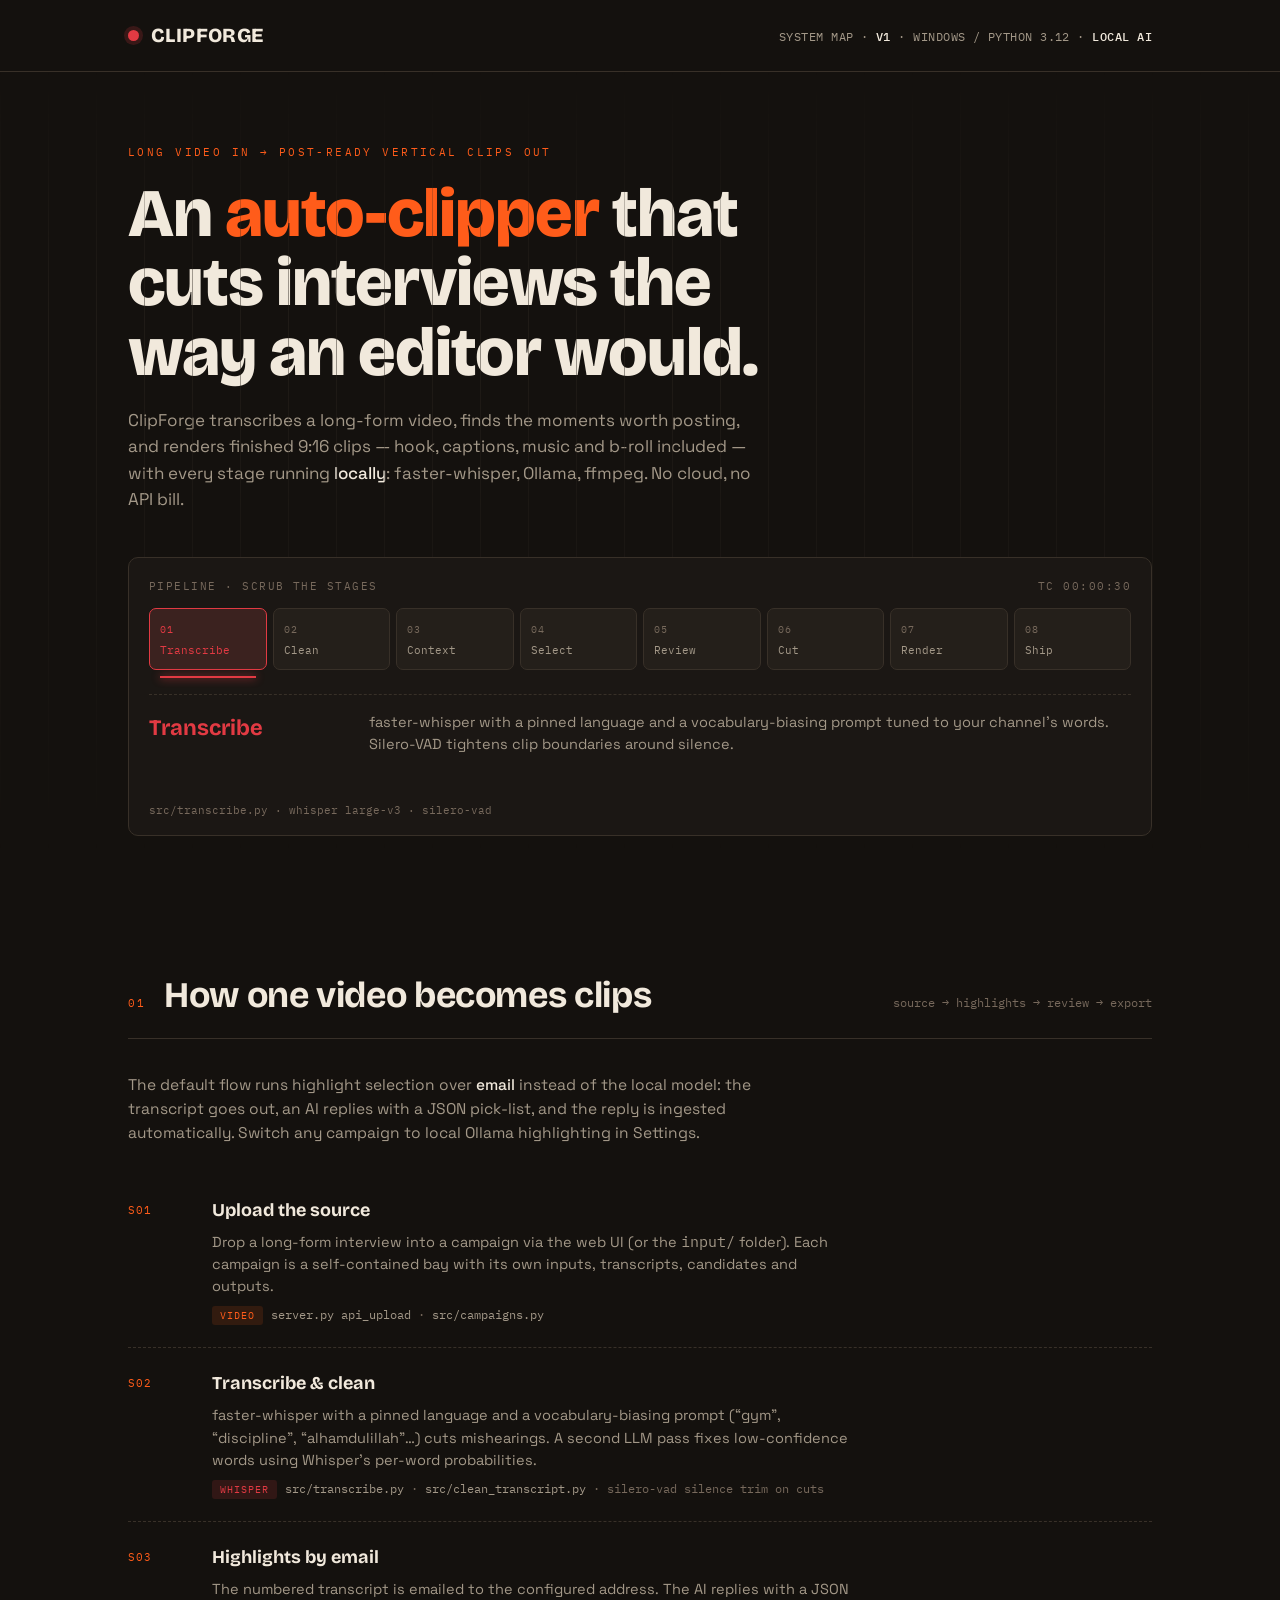
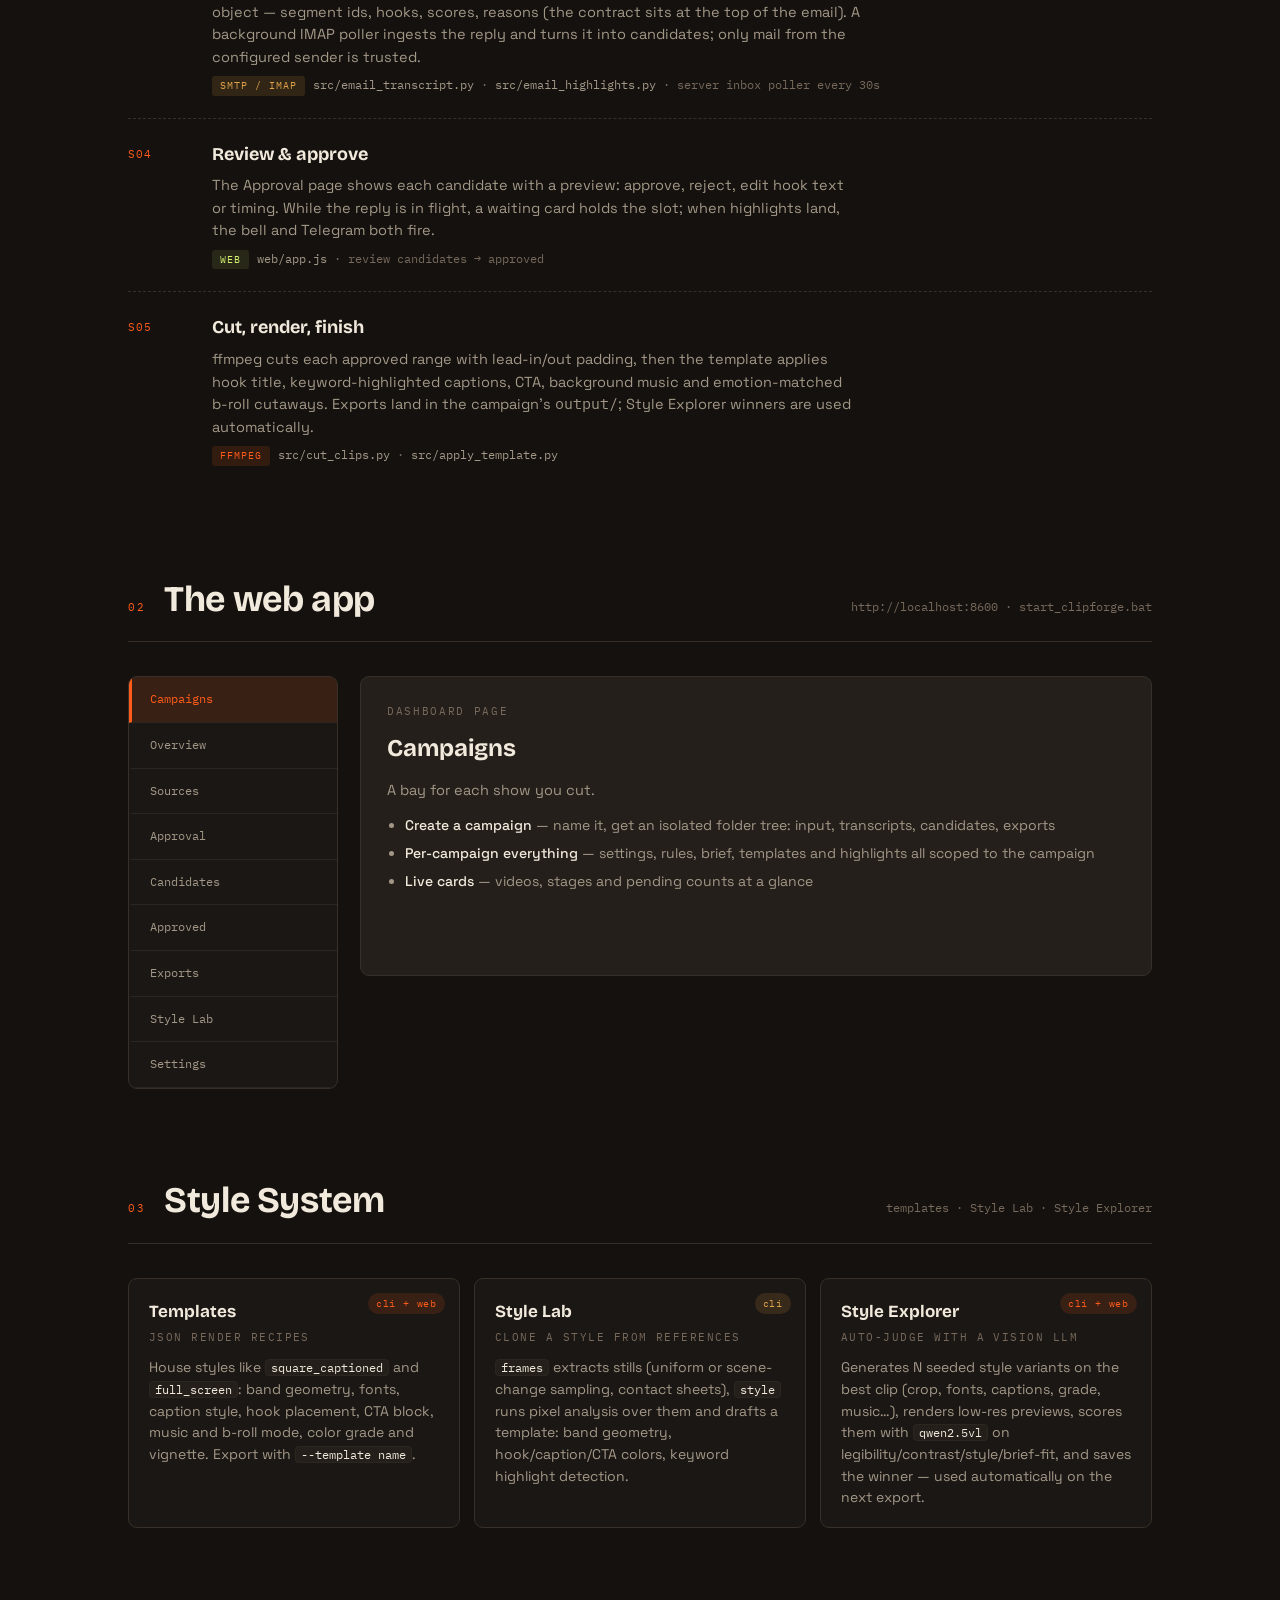
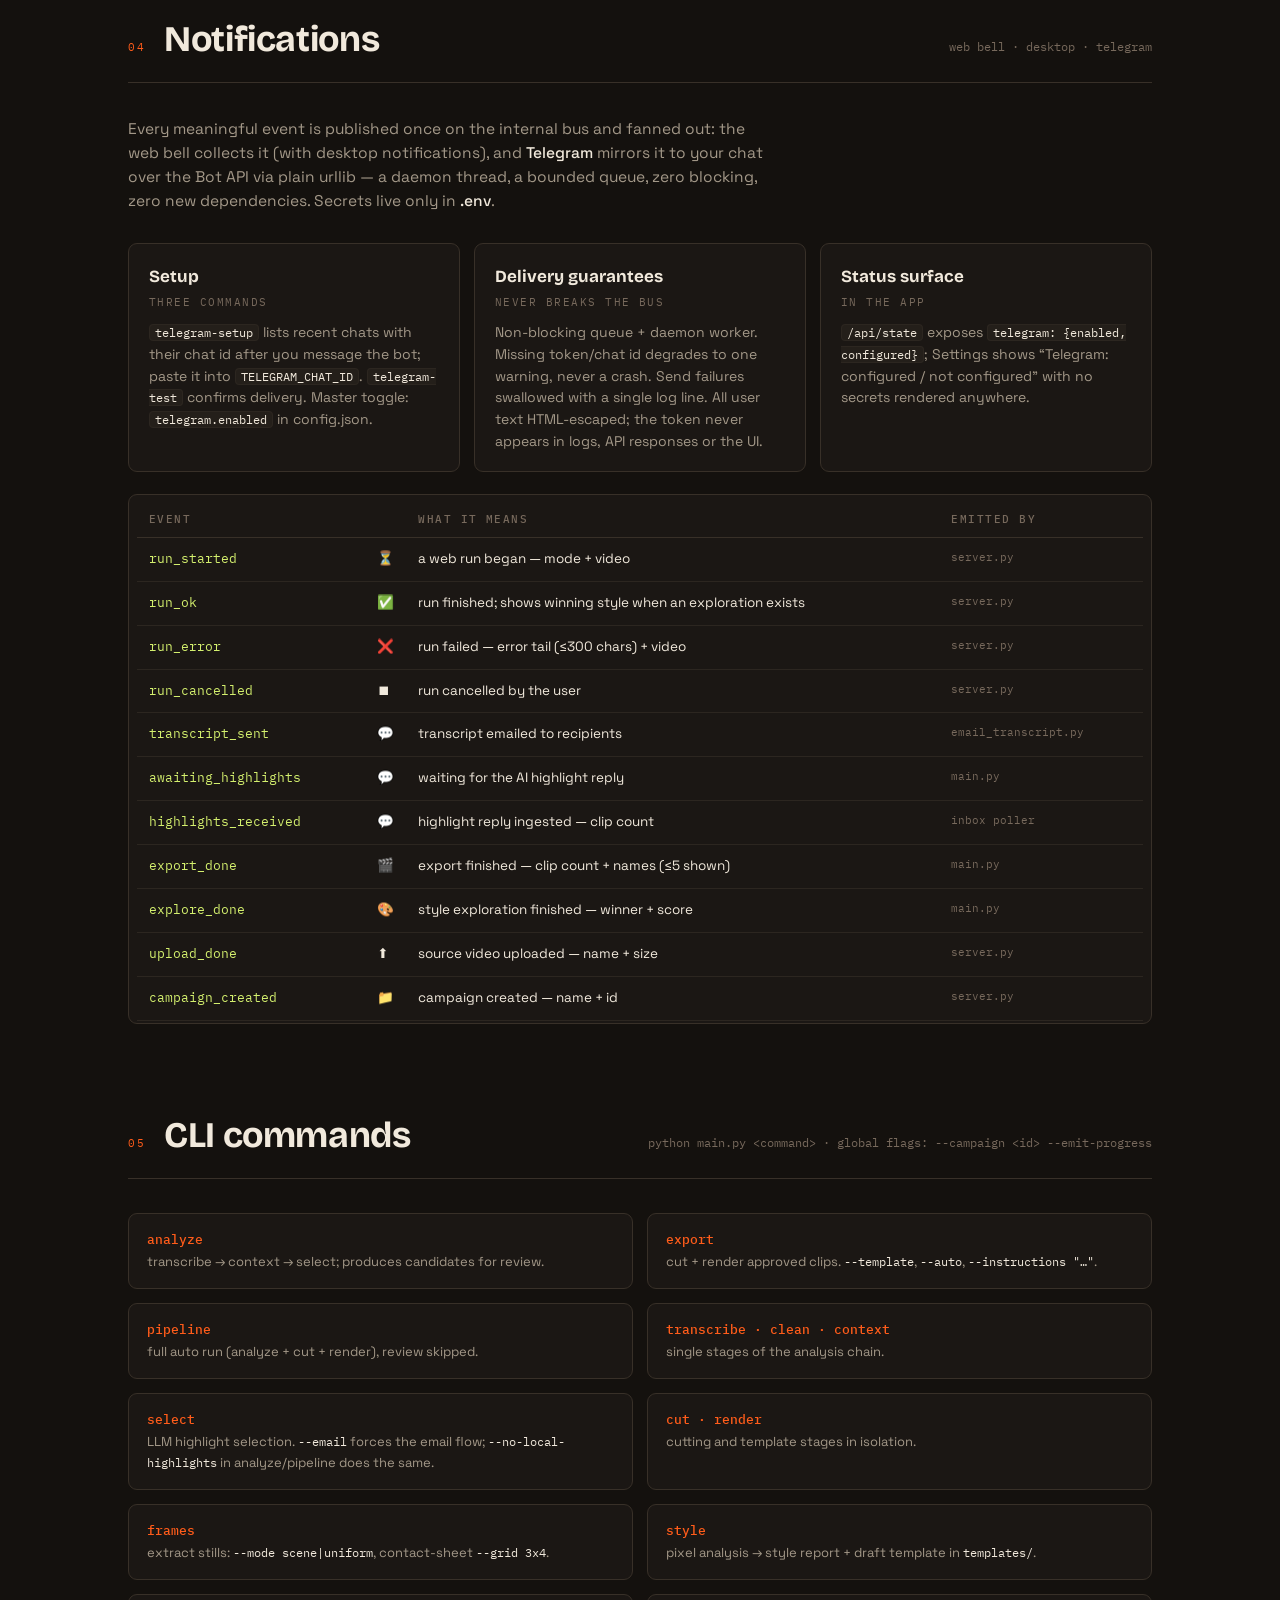
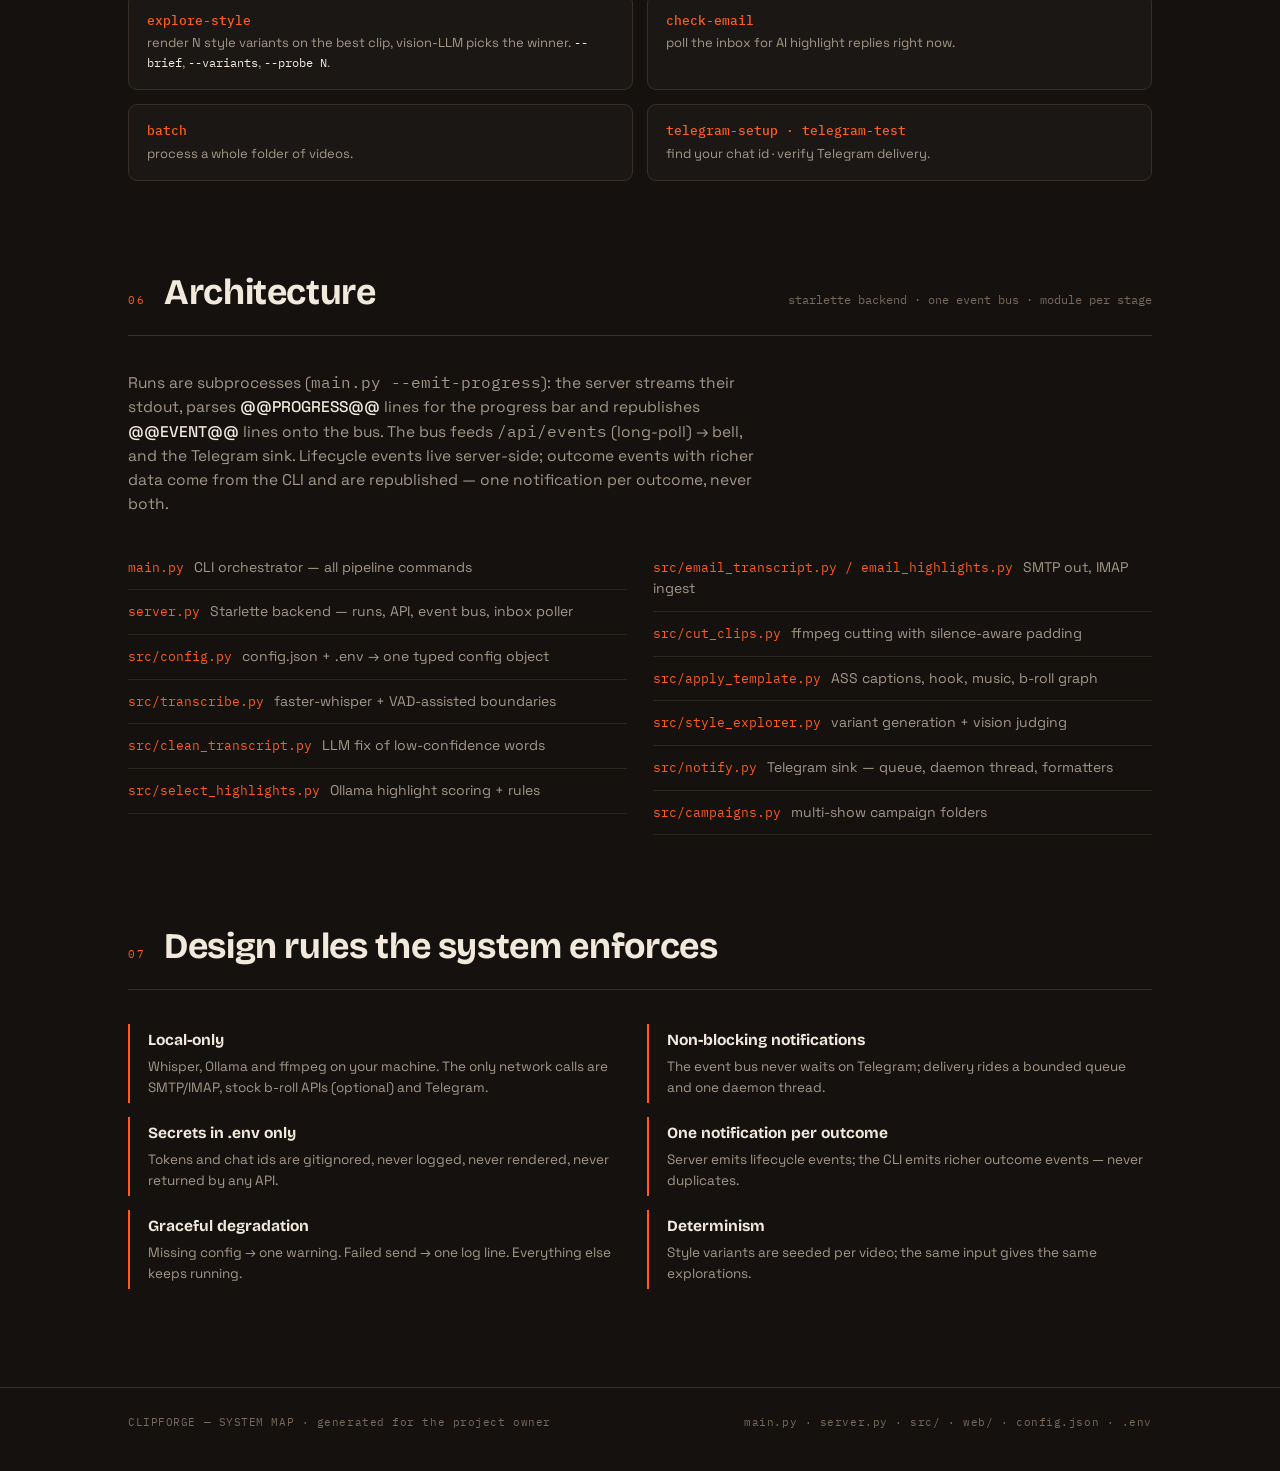
<file: clipforge-system-map.html>
<!DOCTYPE html>
<html lang="en">
<head>
<meta charset="UTF-8">
<meta name="viewport" content="width=device-width, initial-scale=1.0">
<title>ClipForge — System Map</title>
<link rel="preconnect" href="https://fonts.googleapis.com">
<link rel="preconnect" href="https://fonts.gstatic.com" crossorigin>
<link href="https://fonts.googleapis.com/css2?family=Bricolage+Grotesque:opsz,wght@12..96,300;12..96,500;12..96,700;12..96,800&family=Space+Grotesk:wght@400;500;700&family=IBM+Plex+Mono:wght@400;500&display=swap" rel="stylesheet">
<style>
  :root {
    --ink: #14110E;
    --coal: #1B1714;
    --panel: #241F1A;
    --line: #383028;
    --line-soft: #2C2620;
    --bone: #F1E9DC;
    --dust: #A39888;
    --faint: #77695C;
    --cad: #FF5C1A;
    --cad-soft: rgba(255, 92, 26, 0.13);
    --phos: #D4F06E;
    --amber: #E0A24A;
    --rec: #E23A43;
    --disp: "Bricolage Grotesque", "Segoe UI", system-ui, sans-serif;
    --body: "Space Grotesk", "Segoe UI", system-ui, sans-serif;
    --mono: "IBM Plex Mono", Consolas, monospace;
  }
  * { box-sizing: border-box; }
  html { scroll-behavior: smooth; }
  body {
    margin: 0;
    background: var(--ink);
    color: var(--bone);
    font-family: var(--body);
    font-size: 15.5px;
    line-height: 1.55;
    -webkit-font-smoothing: antialiased;
  }
  ::selection { background: var(--cad); color: var(--ink); }
  a { color: inherit; }
  code, .k { font-family: var(--mono); }

  .wrap { max-width: 1080px; margin: 0 auto; padding: 0 28px; }

  /* ---------- masthead ---------- */
  .masthead { border-bottom: 1px solid var(--line); }
  .masthead .wrap {
    display: flex; align-items: baseline; justify-content: space-between;
    gap: 16px; padding-top: 20px; padding-bottom: 20px; flex-wrap: wrap;
  }
  .brand { font-family: var(--disp); font-weight: 800; font-size: 20px; letter-spacing: 0.02em; display: flex; align-items: center; gap: 12px; }
  .rec-dot { width: 11px; height: 11px; border-radius: 50%; background: var(--rec); box-shadow: 0 0 0 4px rgba(226,58,67,0.18); animation: pulse 2.4s ease-in-out infinite; flex: none; }
  @keyframes pulse { 0%,100% { opacity: 1; } 50% { opacity: 0.35; } }
  .mast-meta { font-family: var(--mono); font-size: 11.5px; color: var(--dust); letter-spacing: 0.04em; }
  .mast-meta b { color: var(--bone); font-weight: 500; }

  /* ---------- hero: the pipeline ---------- */
  .hero { padding: 72px 0 56px; position: relative; overflow: hidden; }
  .hero::before {
    content: ""; position: absolute; inset: 0; pointer-events: none;
    background-image: repeating-linear-gradient(90deg, var(--line-soft) 0 1px, transparent 1px 48px);
    mask-image: linear-gradient(180deg, transparent, #000 30%, transparent 95%);
    opacity: 0.5;
  }
  .eyebrow { font-family: var(--mono); font-size: 11px; letter-spacing: 0.22em; text-transform: uppercase; color: var(--cad); margin: 0 0 18px; }
  .hero h1 {
    font-family: var(--disp); font-weight: 800; margin: 0 0 20px;
    font-size: clamp(40px, 6.4vw, 68px); line-height: 1.02; letter-spacing: -0.015em;
    max-width: 16ch;
  }
  .hero h1 em { font-style: normal; color: var(--cad); }
  .hero-sub { max-width: 58ch; color: var(--dust); font-size: 17px; margin: 0 0 44px; }
  .hero-sub b { color: var(--bone); font-weight: 500; }

  /* scrubber */
  .scrub { position: relative; border: 1px solid var(--line); background: var(--coal); border-radius: 10px; padding: 20px 20px 16px; }
  .scrub-head { display: flex; justify-content: space-between; font-family: var(--mono); font-size: 10.5px; letter-spacing: 0.14em; color: var(--faint); text-transform: uppercase; margin-bottom: 14px; }
  .track { display: flex; gap: 6px; position: relative; }
  .chip {
    flex: 1; min-width: 0; border: 1px solid var(--line); background: var(--panel);
    color: var(--dust); font-family: var(--mono); font-size: 11px; text-align: left;
    padding: 14px 10px 12px; border-radius: 7px; cursor: pointer; position: relative;
    transition: border-color .18s, color .18s, background .18s;
  }
  .chip .num { display: block; font-size: 9.5px; color: var(--faint); margin-bottom: 7px; letter-spacing: 0.12em; }
  .chip:hover { border-color: var(--faint); color: var(--bone); }
  .chip.on::after {
    content: ""; position: absolute; left: 10px; right: 10px; bottom: -9px; height: 2px;
    background: currentColor; box-shadow: 0 0 8px currentColor;
  }
  /* stage categories: rec = capture/whisper · llm = model pass · mail = email loop · vid = ffmpeg/render */
  .chip.c-rec { --acc: var(--rec); }
  .chip.c-llm { --acc: var(--phos); }
  .chip.c-mail { --acc: var(--amber); }
  .chip.c-vid { --acc: var(--cad); }
  .chip.on { border-color: var(--acc); background: color-mix(in srgb, var(--acc) 12%, var(--panel)); color: var(--acc); }
  .chip.on .num { color: var(--acc); }
  .readout-title { color: var(--roAcc, var(--cad)); }
  .chip:focus-visible { outline: 2px solid var(--cad); outline-offset: 2px; }
  .readout { margin-top: 24px; min-height: 96px; border-top: 1px dashed var(--line); padding-top: 16px; display: grid; grid-template-columns: 200px 1fr; gap: 20px; }
  .readout-title { font-family: var(--disp); font-weight: 700; font-size: 22px; align-self: start; }
  .readout-body { color: var(--dust); font-size: 14.5px; }
  .readout-body code { color: var(--bone); background: var(--panel); border: 1px solid var(--line-soft); border-radius: 4px; padding: 1px 6px; font-size: 12.5px; }
  .tc { font-family: var(--mono); font-size: 11px; color: var(--faint); margin-top: 12px; }

  /* ---------- sections ---------- */
  section { padding: 76px 0 8px; }
  .sec-head { display: flex; align-items: baseline; gap: 18px; border-bottom: 1px solid var(--line); padding-bottom: 14px; margin-bottom: 34px; flex-wrap: wrap; }
  .sec-head .tag { font-family: var(--mono); font-size: 11px; letter-spacing: 0.18em; color: var(--cad); flex: none; }
  .sec-head h2 { font-family: var(--disp); font-weight: 700; font-size: clamp(26px, 3.6vw, 36px); margin: 0; letter-spacing: -0.01em; }
  .sec-head .note { margin-left: auto; font-family: var(--mono); font-size: 11.5px; color: var(--faint); }

  .lead { color: var(--dust); max-width: 64ch; margin: 0 0 30px; }
  .lead b { color: var(--bone); font-weight: 500; }

  /* generic card grid */
  .grid { display: grid; gap: 14px; }
  .g3 { grid-template-columns: repeat(3, 1fr); }
  .g2 { grid-template-columns: repeat(2, 1fr); }
  .card {
    border: 1px solid var(--line); background: var(--coal); border-radius: 9px;
    padding: 20px 20px 18px; position: relative;
  }
  .card h3 { font-family: var(--disp); font-weight: 700; font-size: 17px; margin: 0 0 4px; }
  .card .sub { font-family: var(--mono); font-size: 10.5px; letter-spacing: 0.14em; text-transform: uppercase; color: var(--faint); margin: 0 0 12px; }
  .card p { margin: 0; color: var(--dust); font-size: 14px; }
  .card p code { color: var(--bone); font-size: 12px; background: var(--panel); border: 1px solid var(--line-soft); border-radius: 4px; padding: 0 5px; }
  .card .flag { position: absolute; top: 14px; right: 14px; font-family: var(--mono); font-size: 10px; padding: 3px 8px; border-radius: 20px; letter-spacing: 0.08em; }
  .flag.cli { background: rgba(224,162,74,0.14); color: var(--amber); }
  .flag.web { background: rgba(212,240,110,0.1); color: var(--phos); }
  .flag.both { background: var(--cad-soft); color: var(--cad); }

  /* workflow: vertical flow */
  .flow { display: grid; gap: 0; margin: 0; padding: 0; list-style: none; counter-reset: step; }
  .flow li { counter-increment: step; display: grid; grid-template-columns: 64px 1fr; gap: 20px; padding: 22px 0; border-top: 1px dashed var(--line); }
  .flow li:first-child { border-top: 0; }
  .flow .ix { font-family: var(--mono); font-size: 11px; color: var(--cad); letter-spacing: 0.1em; padding-top: 5px; }
  .flow .ix::before { content: "S" counter(step, decimal-leading-zero); }
  .flow h4 { font-family: var(--disp); font-weight: 700; font-size: 18px; margin: 0 0 6px; }
  .flow p { margin: 0 0 8px; color: var(--dust); font-size: 14.5px; max-width: 72ch; }
  .flow .files { font-family: var(--mono); font-size: 12px; color: var(--faint); }
  .flow .files code { color: var(--dust); }
  .flow .pill { display: inline-block; font-family: var(--mono); font-size: 10px; letter-spacing: 0.1em; text-transform: uppercase; padding: 2px 8px; border-radius: 3px; margin-right: 8px; }
  .p-rec { background: rgba(226,58,67,0.14); color: var(--rec); }
  .p-mail { background: rgba(224,162,74,0.14); color: var(--amber); }
  .p-llm { background: rgba(212,240,110,0.1); color: var(--phos); }
  .p-vid { background: var(--cad-soft); color: var(--cad); }

  /* page map — edit bay rail */
  .railgrid { display: grid; grid-template-columns: 210px 1fr; gap: 22px; align-items: start; }
  .rail { border: 1px solid var(--line); border-radius: 9px; background: var(--coal); overflow: hidden; position: sticky; top: 24px; }
  .rail a { display: block; padding: 13px 18px; border-bottom: 1px solid var(--line-soft); font-family: var(--mono); font-size: 12px; color: var(--dust); text-decoration: none; border-left: 3px solid transparent; transition: all .15s; }
  .rail a:hover { color: var(--bone); background: var(--panel); }
  .rail a.on { color: var(--cad); border-left-color: var(--cad); background: var(--cad-soft); }
  .pagedesc { border: 1px solid var(--line); border-radius: 9px; background: var(--panel); padding: 26px 26px 22px; min-height: 300px; }
  .pagedesc .crumb { font-family: var(--mono); font-size: 10.5px; letter-spacing: 0.16em; color: var(--faint); text-transform: uppercase; margin-bottom: 10px; }
  .pagedesc h4 { font-family: var(--disp); font-weight: 700; font-size: 24px; margin: 0 0 12px; }
  .pagedesc p { color: var(--dust); margin: 0 0 14px; font-size: 14.5px; }
  .pagedesc ul { margin: 0; padding-left: 18px; color: var(--dust); font-size: 14px; }
  .pagedesc li { margin-bottom: 6px; }
  .pagedesc li b { color: var(--bone); font-weight: 500; }

  /* telegram event table */
  table.events { width: 100%; border-collapse: collapse; font-size: 13.5px; }
  table.events th { text-align: left; font-family: var(--mono); font-size: 10.5px; letter-spacing: 0.14em; text-transform: uppercase; color: var(--faint); font-weight: 500; padding: 10px 12px; border-bottom: 1px solid var(--line); }
  table.events td { padding: 11px 12px; border-bottom: 1px solid var(--line-soft); vertical-align: top; }
  table.events tr:hover td { background: var(--panel); }
  table.events td.ev { font-family: var(--mono); font-size: 12.5px; color: var(--phos); white-space: nowrap; }
  table.events td.emo { width: 34px; }
  table.events td.src { font-family: var(--mono); font-size: 11px; color: var(--faint); white-space: nowrap; }

  /* commands two-column */
  .cmds { display: grid; grid-template-columns: 1fr 1fr; gap: 14px; }
  .cmd-card { border: 1px solid var(--line); border-radius: 9px; background: var(--coal); padding: 16px 18px; }
  .cmd-card h5 { margin: 0 0 2px; font-family: var(--mono); font-size: 13px; color: var(--cad); font-weight: 500; }
  .cmd-card p { margin: 0; color: var(--dust); font-size: 13px; }
  .cmd-card p code { color: var(--bone); font-size: 12px; }

  /* modules / guarantees */
  .modules { columns: 2; column-gap: 26px; list-style: none; margin: 0; padding: 0; }
  .modules li { break-inside: avoid; padding: 11px 0; border-bottom: 1px solid var(--line-soft); font-size: 14px; }
  .modules li code { color: var(--cad); background: none; border: none; padding: 0; font-size: 12.5px; margin-right: 10px; }
  .modules li span { color: var(--dust); }

  .guarantee { display: grid; grid-template-columns: repeat(2, 1fr); gap: 14px; }
  .g-item { border-left: 2px solid var(--cad); padding: 4px 0 4px 18px; }
  .g-item h5 { font-family: var(--disp); font-weight: 700; margin: 0 0 5px; font-size: 15.5px; }
  .g-item p { margin: 0; color: var(--dust); font-size: 13.5px; }

  /* footer */
  footer { margin-top: 90px; border-top: 1px solid var(--line); padding: 26px 0 40px; }
  footer .wrap { display: flex; justify-content: space-between; gap: 16px; flex-wrap: wrap; font-family: var(--mono); font-size: 11px; color: var(--faint); letter-spacing: 0.05em; }

  /* reveal on scroll */
  .rev { opacity: 0; transform: translateY(14px); transition: opacity .5s ease, transform .5s ease; }
  .rev.in { opacity: 1; transform: none; }

  @media (max-width: 860px) {
    .g3 { grid-template-columns: 1fr 1fr; }
    .railgrid { grid-template-columns: 1fr; }
    .rail { position: static; }
    .modules { columns: 1; }
    .readout { grid-template-columns: 1fr; gap: 8px; }
  }
  @media (max-width: 620px) {
    .g3, .g2, .cmds, .guarantee { grid-template-columns: 1fr; }
    .track { flex-wrap: wrap; }
    .chip { flex: 1 1 30%; }
    .flow li { grid-template-columns: 1fr; gap: 6px; }
  }
  @media (prefers-reduced-motion: reduce) {
    html { scroll-behavior: auto; }
    .rec-dot { animation: none; }
    .rev { opacity: 1; transform: none; transition: none; }
  }
</style>
</head>
<body>

<header class="masthead">
  <div class="wrap">
    <div class="brand"><span class="rec-dot" aria-hidden="true"></span>CLIPFORGE</div>
    <div class="mast-meta">SYSTEM MAP · <b>V1</b> · WINDOWS / PYTHON 3.12 · <b>LOCAL AI</b></div>
  </div>
</header>

<!-- ============ HERO ============ -->
<div class="hero">
  <div class="wrap">
    <p class="eyebrow">Long video in → post-ready vertical clips out</p>
    <h1>An <em>auto-clipper</em> that cuts interviews the way an editor would.</h1>
    <p class="hero-sub">ClipForge transcribes a long-form video, finds the moments worth posting,
      and renders finished 9:16 clips — hook, captions, music and b-roll included — with every
      stage running <b>locally</b>: faster-whisper, Ollama, ffmpeg. No cloud, no API bill.</p>

    <div class="scrub">
      <div class="scrub-head"><span>PIPELINE · SCRUB THE STAGES</span><span id="tcOut">TC 00:00:00</span></div>
      <div class="track" role="tablist" aria-label="Pipeline stages" id="track"></div>
      <div class="readout">
        <div class="readout-title" id="roTitle"></div>
        <div class="readout-body" id="roBody"></div>
      </div>
      <div class="tc" id="roFiles"></div>
    </div>
  </div>
</div>

<!-- ============ 01 WORKFLOW ============ -->
<section id="workflow">
  <div class="wrap">
    <div class="sec-head rev">
      <span class="tag">01</span><h2>How one video becomes clips</h2>
      <span class="note">source → highlights → review → export</span>
    </div>
    <p class="lead rev">The default flow runs highlight selection over <b>email</b> instead of the local
    model: the transcript goes out, an AI replies with a JSON pick-list, and the reply is ingested
    automatically. Switch any campaign to local Ollama highlighting in Settings.</p>

    <ol class="flow">
      <li class="rev">
        <div class="ix"></div>
        <div>
          <h4>Upload the source</h4>
          <p>Drop a long-form interview into a campaign via the web UI (or the <code>input/</code> folder).
          Each campaign is a self-contained bay with its own inputs, transcripts, candidates and outputs.</p>
          <div class="files"><span class="pill p-vid">video</span><code>server.py api_upload</code> · <code>src/campaigns.py</code></div>
        </div>
      </li>
      <li class="rev">
        <div class="ix"></div>
        <div>
          <h4>Transcribe &amp; clean</h4>
          <p>faster-whisper with a pinned language and a vocabulary-biasing prompt (“gym”, “discipline”,
          “alhamdulillah”…) cuts mishearings. A second LLM pass fixes low-confidence words using
          Whisper’s per-word probabilities.</p>
          <div class="files"><span class="pill p-rec">whisper</span><code>src/transcribe.py</code> · <code>src/clean_transcript.py</code> · silero-vad silence trim on cuts</div>
        </div>
      </li>
      <li class="rev">
        <div class="ix"></div>
        <div>
          <h4>Highlights by email</h4>
          <p>The numbered transcript is emailed to the configured address. The AI replies with a JSON
          object — segment ids, hooks, scores, reasons (the contract sits at the top of the email).
          A background IMAP poller ingests the reply and turns it into candidates; only mail from the
          configured sender is trusted.</p>
          <div class="files"><span class="pill p-mail">smtp / imap</span><code>src/email_transcript.py</code> · <code>src/email_highlights.py</code> · server inbox poller every 30s</div>
        </div>
      </li>
      <li class="rev">
        <div class="ix"></div>
        <div>
          <h4>Review &amp; approve</h4>
          <p>The Approval page shows each candidate with a preview: approve, reject, edit hook text or
          timing. While the reply is in flight, a waiting card holds the slot; when highlights land,
          the bell and Telegram both fire.</p>
          <div class="files"><span class="pill p-web" style="background:rgba(212,240,110,.1);color:var(--phos)">web</span><code>web/app.js</code> · review candidates → approved</div>
        </div>
      </li>
      <li class="rev">
        <div class="ix"></div>
        <div>
          <h4>Cut, render, finish</h4>
          <p>ffmpeg cuts each approved range with lead-in/out padding, then the template applies hook title,
          keyword-highlighted captions, CTA, background music and emotion-matched b-roll cutaways.
          Exports land in the campaign’s <code>output/</code>; Style Explorer winners are used automatically.</p>
          <div class="files"><span class="pill p-vid">ffmpeg</span><code>src/cut_clips.py</code> · <code>src/apply_template.py</code></div>
        </div>
      </li>
    </ol>
  </div>
</section>

<!-- ============ 02 WEB APP ============ -->
<section id="webapp">
  <div class="wrap">
    <div class="sec-head rev">
      <span class="tag">02</span><h2>The web app</h2>
      <span class="note">http://localhost:8600 · start_clipforge.bat</span>
    </div>
    <div class="railgrid rev">
      <nav class="rail" id="rail" aria-label="Web app pages">
        <a href="#webapp" data-page="campaigns" class="on">Campaigns</a>
        <a href="#webapp" data-page="overview">Overview</a>
        <a href="#webapp" data-page="sources">Sources</a>
        <a href="#webapp" data-page="approval">Approval</a>
        <a href="#webapp" data-page="candidates">Candidates</a>
        <a href="#webapp" data-page="approved">Approved</a>
        <a href="#webapp" data-page="exports">Exports</a>
        <a href="#webapp" data-page="stylelab">Style Lab</a>
        <a href="#webapp" data-page="settings">Settings</a>
      </nav>
      <div class="pagedesc" id="pageDesc"></div>
    </div>
  </div>
</section>

<!-- ============ 03 STYLE SYSTEM ============ -->
<section id="style">
  <div class="wrap">
    <div class="sec-head rev">
      <span class="tag">03</span><h2>Style System</h2>
      <span class="note">templates · Style Lab · Style Explorer</span>
    </div>
    <div class="grid g3 rev">
      <div class="card">
        <span class="flag both">cli + web</span>
        <h3>Templates</h3>
        <p class="sub">json render recipes</p>
        <p>House styles like <code>square_captioned</code> and <code>full_screen</code>: band geometry,
        fonts, caption style, hook placement, CTA block, music and b-roll mode, color grade and vignette.
        Export with <code>--template name</code>.</p>
      </div>
      <div class="card">
        <span class="flag cli">cli</span>
        <h3>Style Lab</h3>
        <p class="sub">clone a style from references</p>
        <p><code>frames</code> extracts stills (uniform or scene-change sampling, contact sheets),
        <code>style</code> runs pixel analysis over them and drafts a template: band geometry,
        hook/caption/CTA colors, keyword highlight detection.</p>
      </div>
      <div class="card">
        <span class="flag both">cli + web</span>
        <h3>Style Explorer</h3>
        <p class="sub">auto-judge with a vision llm</p>
        <p>Generates N seeded style variants on the best clip (crop, fonts, captions, grade, music…),
        renders low-res previews, scores them with <code>qwen2.5vl</code> on legibility/contrast/style/brief-fit,
        and saves the winner — used automatically on the next export.</p>
      </div>
    </div>
  </div>
</section>

<!-- ============ 04 TELEGRAM ============ -->
<section id="telegram">
  <div class="wrap">
    <div class="sec-head rev">
      <span class="tag">04</span><h2>Notifications</h2>
      <span class="note">web bell · desktop · telegram</span>
    </div>
    <p class="lead rev">Every meaningful event is published once on the internal bus and fanned out:
    the web bell collects it (with desktop notifications), and <b>Telegram</b> mirrors it to your chat
    over the Bot API via plain urllib — a daemon thread, a bounded queue, zero blocking, zero new
    dependencies. Secrets live only in <b>.env</b>.</p>

    <div class="grid g3 rev" style="margin-bottom: 22px;">
      <div class="card">
        <h3>Setup</h3>
        <p class="sub">three commands</p>
        <p><code>telegram-setup</code> lists recent chats with their chat id after you message the bot;
        paste it into <code>TELEGRAM_CHAT_ID</code>. <code>telegram-test</code> confirms delivery.
        Master toggle: <code>telegram.enabled</code> in config.json.</p>
      </div>
      <div class="card">
        <h3>Delivery guarantees</h3>
        <p class="sub">never breaks the bus</p>
        <p>Non-blocking queue + daemon worker. Missing token/chat id degrades to one warning, never a
        crash. Send failures swallowed with a single log line. All user text HTML-escaped; the token
        never appears in logs, API responses or the UI.</p>
      </div>
      <div class="card">
        <h3>Status surface</h3>
        <p class="sub">in the app</p>
        <p><code>/api/state</code> exposes <code>telegram: {enabled, configured}</code>; Settings shows
        “Telegram: configured / not configured” with no secrets rendered anywhere.</p>
      </div>
    </div>

    <div class="card rev" style="padding: 6px 8px 2px;">
      <table class="events">
        <thead><tr><th>event</th><th></th><th>what it means</th><th>emitted by</th></tr></thead>
        <tbody>
          <tr><td class="ev">run_started</td><td class="emo">⏳</td><td>a web run began — mode + video</td><td class="src">server.py</td></tr>
          <tr><td class="ev">run_ok</td><td class="emo">✅</td><td>run finished; shows winning style when an exploration exists</td><td class="src">server.py</td></tr>
          <tr><td class="ev">run_error</td><td class="emo">❌</td><td>run failed — error tail (≤300 chars) + video</td><td class="src">server.py</td></tr>
          <tr><td class="ev">run_cancelled</td><td class="emo">⏹</td><td>run cancelled by the user</td><td class="src">server.py</td></tr>
          <tr><td class="ev">transcript_sent</td><td class="emo">💬</td><td>transcript emailed to recipients</td><td class="src">email_transcript.py</td></tr>
          <tr><td class="ev">awaiting_highlights</td><td class="emo">💬</td><td>waiting for the AI highlight reply</td><td class="src">main.py</td></tr>
          <tr><td class="ev">highlights_received</td><td class="emo">💬</td><td>highlight reply ingested — clip count</td><td class="src">inbox poller</td></tr>
          <tr><td class="ev">export_done</td><td class="emo">🎬</td><td>export finished — clip count + names (≤5 shown)</td><td class="src">main.py</td></tr>
          <tr><td class="ev">explore_done</td><td class="emo">🎨</td><td>style exploration finished — winner + score</td><td class="src">main.py</td></tr>
          <tr><td class="ev">upload_done</td><td class="emo">⬆</td><td>source video uploaded — name + size</td><td class="src">server.py</td></tr>
          <tr><td class="ev">campaign_created</td><td class="emo">📁</td><td>campaign created — name + id</td><td class="src">server.py</td></tr>
        </tbody>
      </table>
    </div>
  </div>
</section>

<!-- ============ 05 CLI ============ -->
<section id="cli">
  <div class="wrap">
    <div class="sec-head rev">
      <span class="tag">05</span><h2>CLI commands</h2>
      <span class="note">python main.py &lt;command&gt; · global flags: --campaign &lt;id&gt; --emit-progress</span>
    </div>
    <div class="cmds rev">
      <div class="cmd-card"><h5>analyze</h5><p>transcribe → context → select; produces candidates for review.</p></div>
      <div class="cmd-card"><h5>export</h5><p>cut + render approved clips. <code>--template</code>, <code>--auto</code>, <code>--instructions "…"</code>.</p></div>
      <div class="cmd-card"><h5>pipeline</h5><p>full auto run (analyze + cut + render), review skipped.</p></div>
      <div class="cmd-card"><h5>transcribe · clean · context</h5><p>single stages of the analysis chain.</p></div>
      <div class="cmd-card"><h5>select</h5><p>LLM highlight selection. <code>--email</code> forces the email flow; <code>--no-local-highlights</code> in analyze/pipeline does the same.</p></div>
      <div class="cmd-card"><h5>cut · render</h5><p>cutting and template stages in isolation.</p></div>
      <div class="cmd-card"><h5>frames</h5><p>extract stills: <code>--mode scene|uniform</code>, contact-sheet <code>--grid 3x4</code>.</p></div>
      <div class="cmd-card"><h5>style</h5><p>pixel analysis → style report + draft template in <code>templates/</code>.</p></div>
      <div class="cmd-card"><h5>explore-style</h5><p>render N style variants on the best clip, vision-LLM picks the winner. <code>--brief</code>, <code>--variants</code>, <code>--probe N</code>.</p></div>
      <div class="cmd-card"><h5>check-email</h5><p>poll the inbox for AI highlight replies right now.</p></div>
      <div class="cmd-card"><h5>batch</h5><p>process a whole folder of videos.</p></div>
      <div class="cmd-card"><h5>telegram-setup · telegram-test</h5><p>find your chat id · verify Telegram delivery.</p></div>
    </div>
  </div>
</section>

<!-- ============ 06 ARCHITECTURE ============ -->
<section id="arch">
  <div class="wrap">
    <div class="sec-head rev">
      <span class="tag">06</span><h2>Architecture</h2>
      <span class="note">starlette backend · one event bus · module per stage</span>
    </div>
    <p class="lead rev">Runs are subprocesses (<code>main.py --emit-progress</code>): the server streams
    their stdout, parses <b>@@PROGRESS@@</b> lines for the progress bar and republishes <b>@@EVENT@@</b>
    lines onto the bus. The bus feeds <code>/api/events</code> (long-poll) → bell, and the Telegram sink.
    Lifecycle events live server-side; outcome events with richer data come from the CLI and are
    republished — one notification per outcome, never both.</p>
    <ul class="modules rev">
      <li><code>main.py</code><span>CLI orchestrator — all pipeline commands</span></li>
      <li><code>server.py</code><span>Starlette backend — runs, API, event bus, inbox poller</span></li>
      <li><code>src/config.py</code><span>config.json + .env → one typed config object</span></li>
      <li><code>src/transcribe.py</code><span>faster-whisper + VAD-assisted boundaries</span></li>
      <li><code>src/clean_transcript.py</code><span>LLM fix of low-confidence words</span></li>
      <li><code>src/select_highlights.py</code><span>Ollama highlight scoring + rules</span></li>
      <li><code>src/email_transcript.py / email_highlights.py</code><span>SMTP out, IMAP ingest</span></li>
      <li><code>src/cut_clips.py</code><span>ffmpeg cutting with silence-aware padding</span></li>
      <li><code>src/apply_template.py</code><span>ASS captions, hook, music, b-roll graph</span></li>
      <li><code>src/style_explorer.py</code><span>variant generation + vision judging</span></li>
      <li><code>src/notify.py</code><span>Telegram sink — queue, daemon thread, formatters</span></li>
      <li><code>src/campaigns.py</code><span>multi-show campaign folders</span></li>
    </ul>
  </div>
</section>

<!-- ============ 07 GUARANTEES ============ -->
<section id="guarantees">
  <div class="wrap">
    <div class="sec-head rev">
      <span class="tag">07</span><h2>Design rules the system enforces</h2>
    </div>
    <div class="guarantee rev">
      <div class="g-item"><h5>Local-only</h5><p>Whisper, Ollama and ffmpeg on your machine. The only network calls are SMTP/IMAP, stock b-roll APIs (optional) and Telegram.</p></div>
      <div class="g-item"><h5>Non-blocking notifications</h5><p>The event bus never waits on Telegram; delivery rides a bounded queue and one daemon thread.</p></div>
      <div class="g-item"><h5>Secrets in .env only</h5><p>Tokens and chat ids are gitignored, never logged, never rendered, never returned by any API.</p></div>
      <div class="g-item"><h5>One notification per outcome</h5><p>Server emits lifecycle events; the CLI emits richer outcome events — never duplicates.</p></div>
      <div class="g-item"><h5>Graceful degradation</h5><p>Missing config → one warning. Failed send → one log line. Everything else keeps running.</p></div>
      <div class="g-item"><h5>Determinism</h5><p>Style variants are seeded per video; the same input gives the same explorations.</p></div>
    </div>
  </div>
</section>

<footer>
  <div class="wrap">
    <span>CLIPFORGE — SYSTEM MAP · generated for the project owner</span>
    <span>main.py · server.py · src/ · web/ · config.json · .env</span>
  </div>
</footer>

<script>
  // ---------- hero scrubber ---------- //
  const STAGES = [
    { t: "Transcribe", c: "rec", b: "faster-whisper with a pinned language and a vocabulary-biasing prompt tuned to your channel's words. Silero-VAD tightens clip boundaries around silence.", f: "src/transcribe.py · whisper large-v3 · silero-vad", tc: 8 },
    { t: "Clean", c: "llm", b: "An LLM pass fixes words Whisper was unsure about, using per-word probabilities — “jym” becomes “gym” without touching confident speech.", f: "src/clean_transcript.py · ollama", tc: 16 },
    { t: "Context", c: "llm", b: "Per-video context (topic, tone, structure) is built so highlight selection understands the whole interview, not isolated quotes.", f: "src/build_context.py", tc: 24 },
    { t: "Select", c: "mail", b: "Highlights chosen by segment id against your brief — by email (AI reply ingested via IMAP) or locally with Ollama, per campaign.", f: "src/select_highlights.py · src/email_highlights.py", tc: 40 },
    { t: "Review", c: "mail", b: "Approve, reject, or rewrite each candidate's hook and timing on the Candidates / Approval pages. Previews play inline.", f: "web/app.js · approval + candidates", tc: 55 },
    { t: "Cut", c: "vid", b: "ffmpeg cuts each approved range with configurable lead-in/out padding and silence-aware boundaries.", f: "src/cut_clips.py", tc: 68 },
    { t: "Render", c: "vid", b: "The template applies hook, keyword-highlighted captions, CTA, background music and emotion-matched b-roll into finished 9:16 clips.", f: "src/apply_template.py", tc: 84 },
    { t: "Ship", c: "vid", b: "Exports land in the campaign output folder and notifications fire — web bell, desktop, and Telegram.", f: "src/notify.py · server.py", tc: 100 },
  ];
  const ACC = { rec: "var(--rec)", llm: "var(--phos)", mail: "var(--amber)", vid: "var(--cad)" };
  const track = document.getElementById("track");
  const roTitle = document.getElementById("roTitle");
  const roBody = document.getElementById("roBody");
  const roFiles = document.getElementById("roFiles");
  const tcOut = document.getElementById("tcOut");
  function setStage(i, focusChip) {
    const s = STAGES[i];
    roTitle.textContent = s.t;
    roBody.textContent = s.b;
    roFiles.textContent = s.f;
    document.querySelector(".readout").style.setProperty("--roAcc", ACC[s.c]);
    const sec = Math.round(s.tc * 3.7);
    tcOut.textContent = "TC 00:" + String(Math.floor(sec / 60)).padStart(2, "0") + ":" + String(sec % 60).padStart(2, "0");
    document.querySelectorAll(".chip").forEach((c, j) =>
      c.classList.toggle("on", j === i));
  }
  STAGES.forEach((s, i) => {
    const b = document.createElement("button");
    b.className = "chip c-" + s.c; b.type = "button";
    b.setAttribute("role", "tab");
    b.innerHTML = "<span class='num'>" + String(i + 1).padStart(2, "0") + "</span>" + s.t;
    b.addEventListener("mouseenter", () => setStage(i));
    b.addEventListener("focus", () => setStage(i));
    b.addEventListener("click", () => setStage(i));
    track.appendChild(b);
  });
  setStage(0);
  (function autoCycle() {
    if (matchMedia("(prefers-reduced-motion: reduce)").matches) return;
    let i = 0;
    setInterval(() => {
      if (document.querySelector(".scrub:hover")) return;
      i = (i + 1) % STAGES.length;
      setStage(i);
    }, 2600);
  })();

  // ---------- page rail ---------- //
  const PAGES = {
    campaigns: { n: "Campaigns", c: "Dashboard", d: "A bay for each show you cut.",
      l: [["Create a campaign", "name it, get an isolated folder tree: input, transcripts, candidates, exports"],
          ["Per-campaign everything", "settings, rules, brief, templates and highlights all scoped to the campaign"],
          ["Live cards", "videos, stages and pending counts at a glance"]] },
    overview: { n: "Overview", c: "Campaign", d: "The campaign's control room.",
      l: [["Pipeline status", "where each source video sits in the flow: awaiting, reviewing, exported"],
          ["Quick actions", "check the inbox now, open input/output folders"],
          ["Detail meta", "template, highlight source, brief and instructions"]] },
    sources: { n: "Sources", c: "Campaign", d: "Long-form interviews for this campaign.",
      l: [["Upload by drag & drop", "progress streamed to the run bar"],
          ["Run any mode per video", "analyze, export, pipeline, frames, style, explore-style"],
          ["Delete safely", "refused while a run is active"]] },
    approval: { n: "Approval", c: "Campaign", d: "The heart of the app — where highlights become clips.",
      l: [["Waiting cards", "a live state while the transcript email is out and the reply is in flight"],
          ["Highlight cards", "preview, approve/reject, edit hook text and start/end"],
          ["Start clipping", "one button runs export on everything approved"],
          ["Check inbox now", "forces an immediate IMAP poll"]] },
    candidates: { n: "Candidates", c: "Campaign", d: "Everything the selection stage produced.",
      l: [["Scores and reasons", "the model's case for each clip"],
          ["Bulk tools", "approve by score threshold with --auto semantics"],
          ["Email-mode placeholder", "created immediately so the page never shows a dead end"]] },
    approved: { n: "Approved", c: "Campaign", d: "Clips cleared for cutting.",
      l: [["Final timings", "lead-in/out padding shown on every clip"],
          ["Hook copy", "editable right up to export"],
          ["Ready state", "what the next export will render"]] },
    exports: { n: "Exports", c: "Campaign", d: "Cutting and rendering, with style control up front.",
      l: [["Pre-export config modal", "pick the template and per-clip edit instructions every time"],
          ["Style Explorer winner", "pre-selected automatically when one exists"],
          ["Explore styles", "run the variant search from here, watch live progress, keep or save the winner"]] },
    stylelab: { n: "Style Lab", c: "Top level", d: "Turn edits you like into reusable templates.",
      l: [["Extract frames", "uniform or scene-change sampling with contact sheets"],
          ["Analyze → draft template", "band geometry, hook/caption/CTA positions and colors"],
          ["Style Explorer brief", "free-text direction that steers variants and the judge"]] },
    settings: { n: "Settings", c: "Campaign", d: "Every knob, scoped to the campaign.",
      l: [["Highlight source", "local Ollama toggle overrides the global email flow"],
          ["Min score / max clips", "selection thresholds"],
          ["Music", "pick a track from music/ and set volume"],
          ["Default template", "plus Telegram status: configured or not — no secrets shown"]] },
  };
  const rail = document.getElementById("rail");
  const pageDesc = document.getElementById("pageDesc");
  function setPage(key) {
    const p = PAGES[key];
    rail.querySelectorAll("a").forEach(a => a.classList.toggle("on", a.dataset.page === key));
    pageDesc.innerHTML =
      "<div class='crumb'>" + p.c + " page</div>" +
      "<h4>" + p.n + "</h4><p>" + p.d + "</p><ul>" +
      p.l.map(x => "<li><b>" + x[0] + "</b> — " + x[1] + "</li>").join("") + "</ul>";
  }
  rail.addEventListener("click", (e) => {
    const a = e.target.closest("a");
    if (!a) return;
    e.preventDefault();
    setPage(a.dataset.page);
  });
  setPage("campaigns");

  // ---------- scroll reveal ---------- //
  const io = new IntersectionObserver((entries) => {
    entries.forEach(en => { if (en.isIntersecting) { en.target.classList.add("in"); io.unobserve(en.target); } });
  }, { threshold: 0.12 });
  document.querySelectorAll(".rev").forEach(el => io.observe(el));
</script>
</body>
</html>
</file>
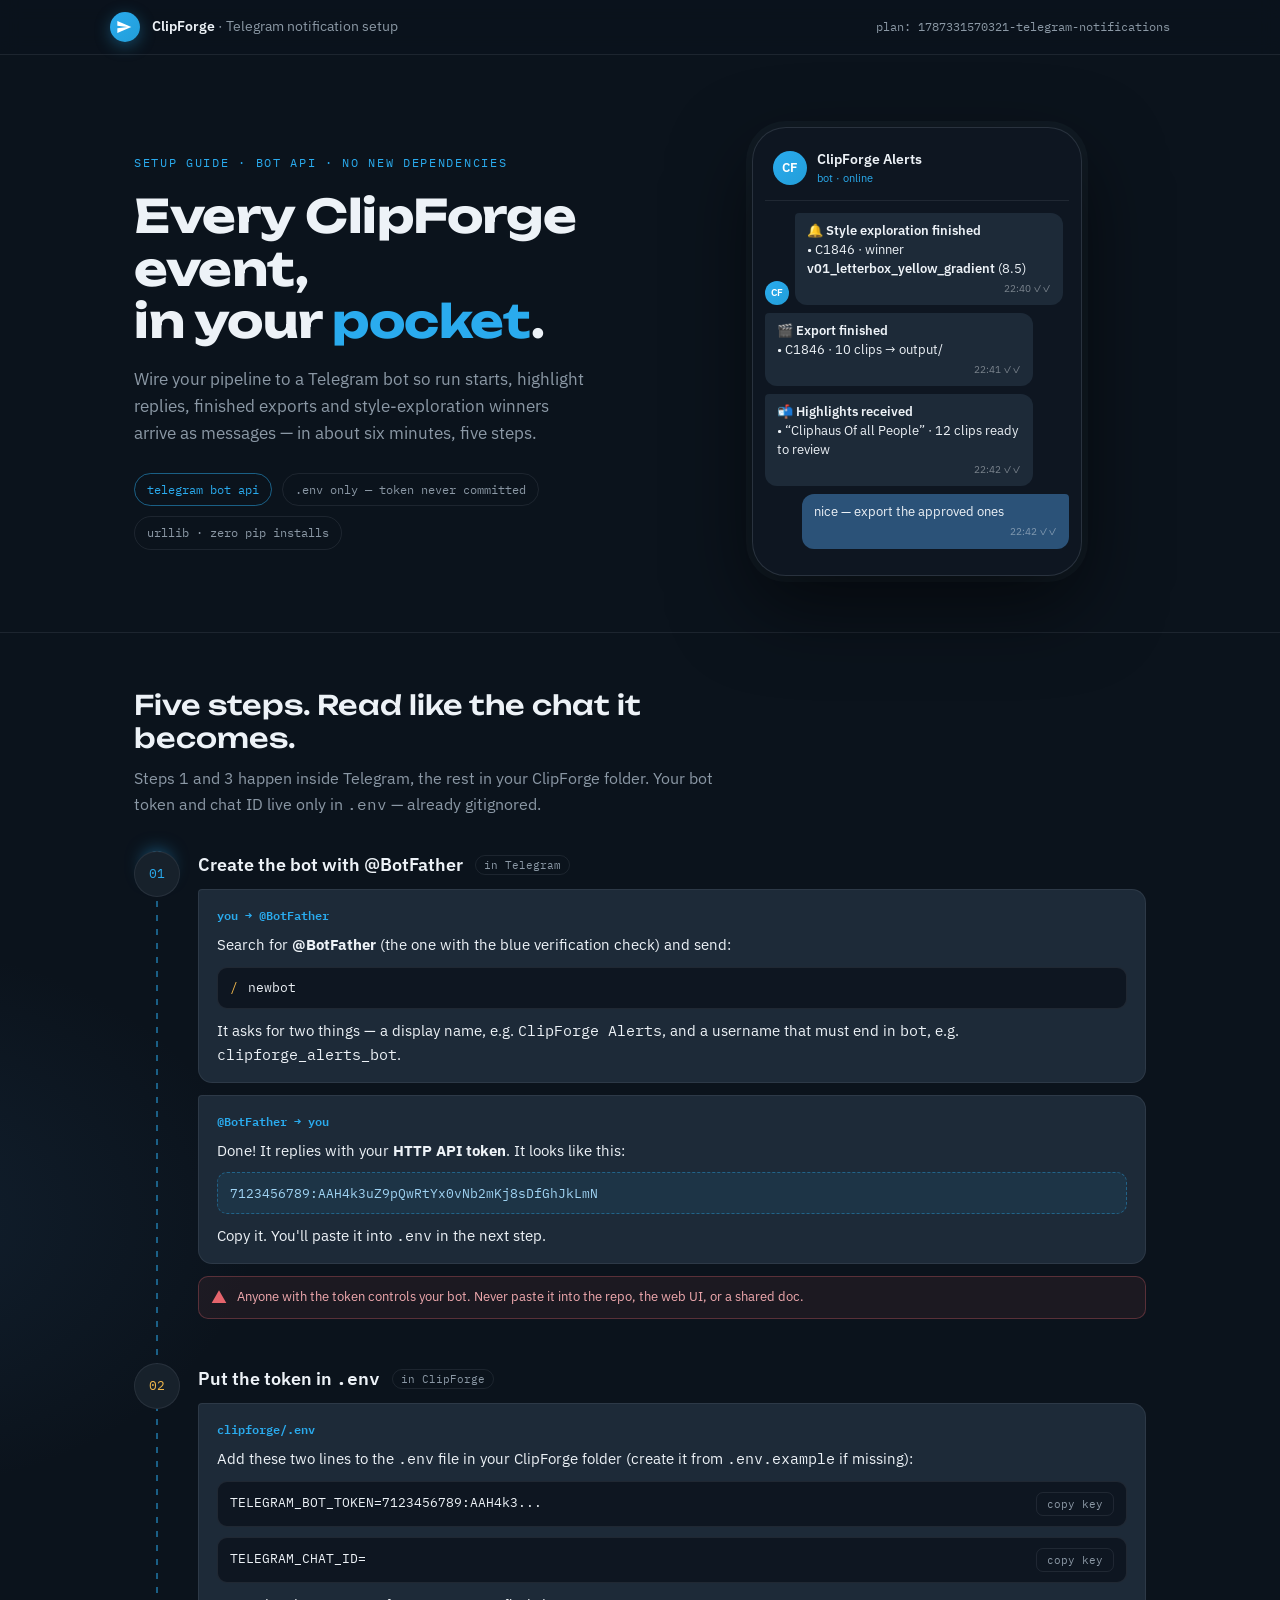
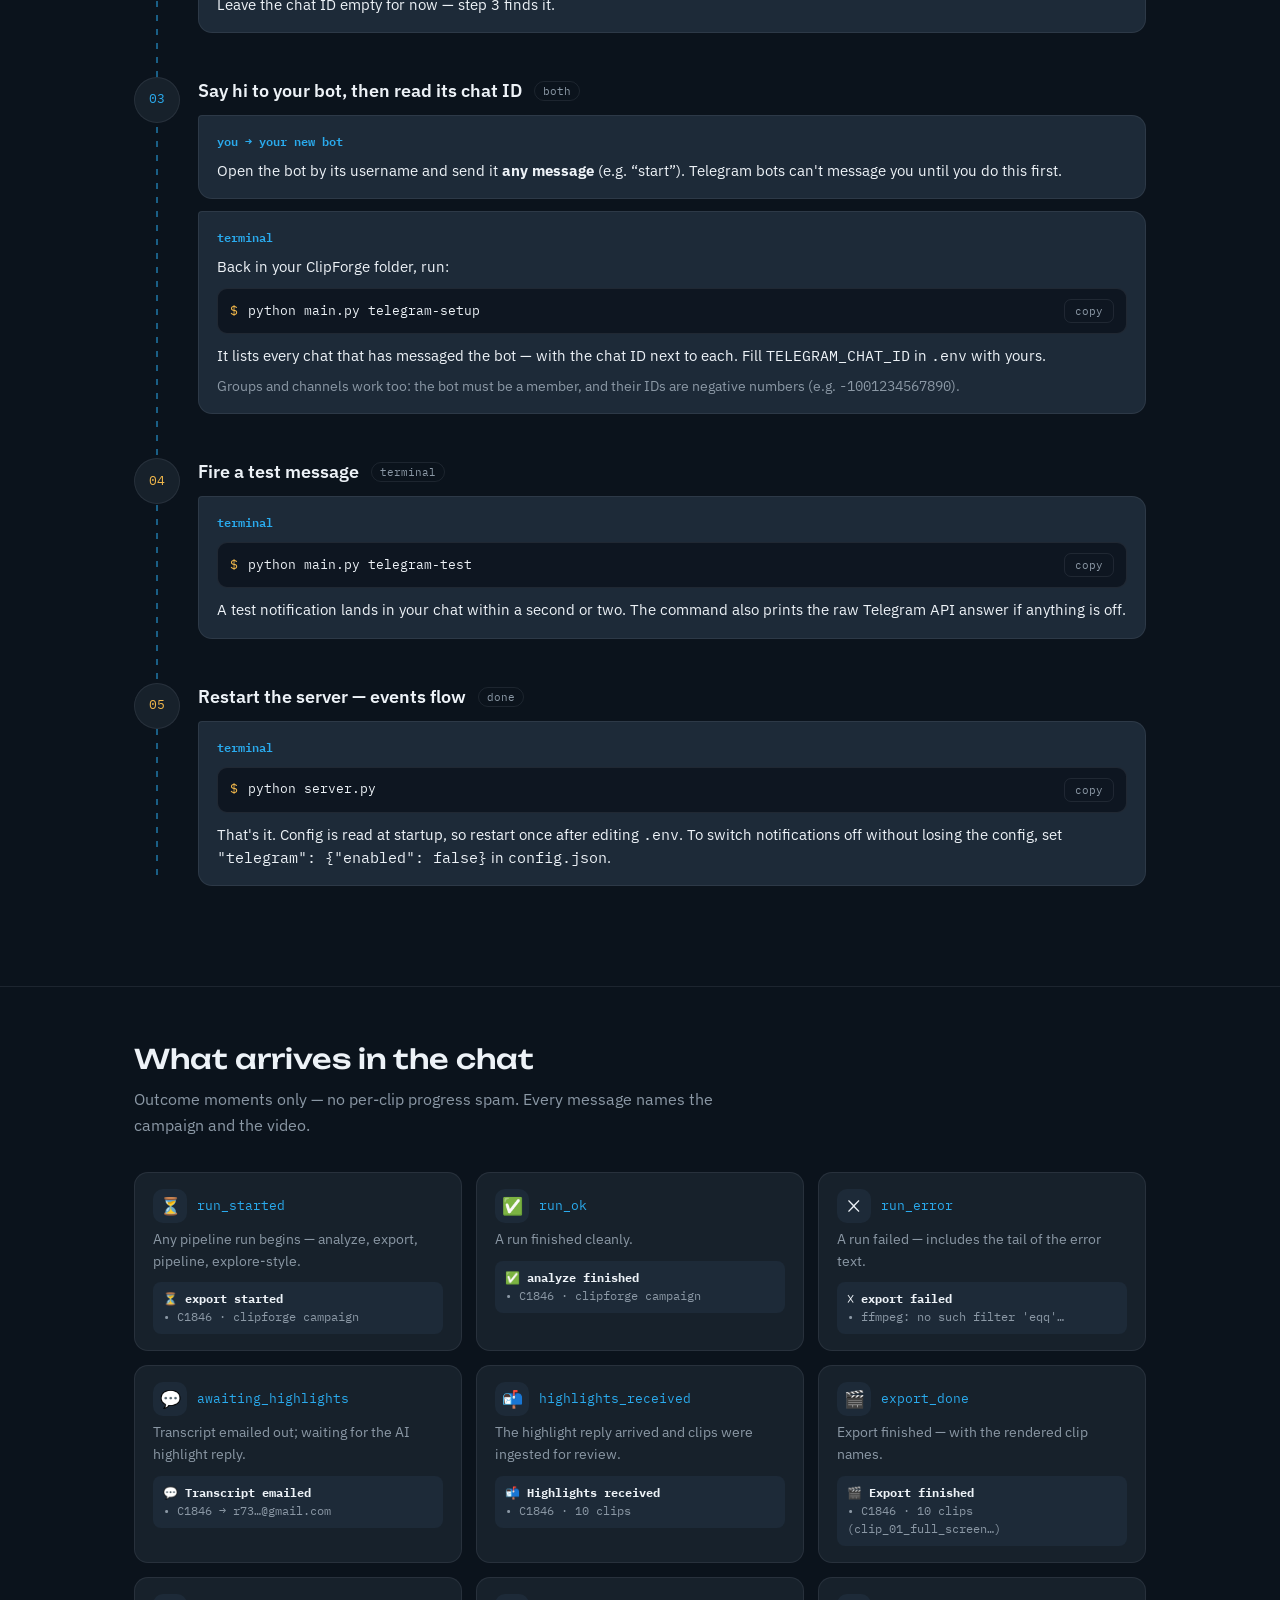
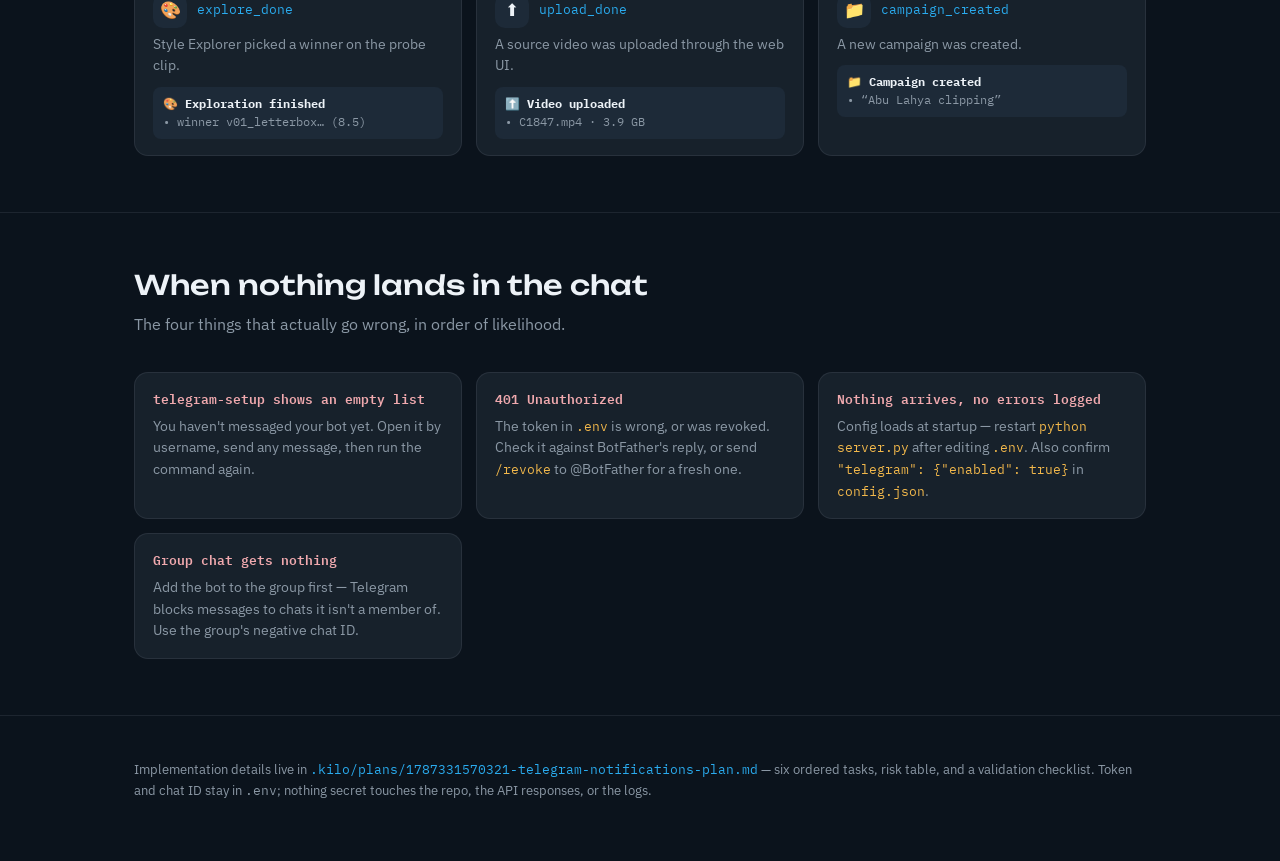
<file: private/telegram-setup-guide.html>
<!DOCTYPE html>
<html lang="en">
<head>
<meta charset="UTF-8">
<meta name="viewport" content="width=device-width, initial-scale=1.0">
<title>ClipForge → Telegram · Notification Setup Guide</title>
<link rel="preconnect" href="https://fonts.googleapis.com">
<link rel="preconnect" href="https://fonts.gstatic.com" crossorigin>
<link href="https://fonts.googleapis.com/css2?family=Unbounded:wght@500;700&family=IBM+Plex+Sans:wght@400;500;600&family=IBM+Plex+Mono:wght@400;500&display=swap" rel="stylesheet">
<style>
  :root {
    --bg: #0B131C;
    --panel: #17212B;
    --panel-2: #1D2A38;
    --bubble-in: #1D2A38;
    --bubble-out: #2B5278;
    --blue: #2AABEE;
    --blue-deep: #5288C1;
    --text: #EDF2F7;
    --dim: #8B98A5;
    --amber: #F2B84B;
    --green: #4FBC52;
    --red: #E5646C;
    --line: rgba(139, 152, 165, 0.14);
    --radius: 14px;
  }
  * { margin: 0; padding: 0; box-sizing: border-box; }
  html { scroll-behavior: smooth; }
  body {
    background: var(--bg);
    background-image:
      radial-gradient(900px 420px at 85% -10%, rgba(42, 171, 238, 0.10), transparent 60%),
      radial-gradient(700px 500px at -10% 30%, rgba(43, 82, 120, 0.20), transparent 55%);
    color: var(--text);
    font-family: "IBM Plex Sans", system-ui, sans-serif;
    font-size: 16px;
    line-height: 1.6;
  }
  ::selection { background: var(--blue-deep); color: #fff; }
  a { color: var(--blue); }
  code, .mono { font-family: "IBM Plex Mono", monospace; }
  :focus-visible { outline: 2px solid var(--blue); outline-offset: 2px; border-radius: 4px; }

  .wrap { max-width: 1060px; margin: 0 auto; padding: 0 24px; }

  /* ---------- header strip ---------- */
  .topbar {
    position: sticky; top: 0; z-index: 30;
    background: rgba(11, 19, 28, 0.86);
    backdrop-filter: blur(10px);
    border-bottom: 1px solid var(--line);
  }
  .topbar .inner {
    display: flex; align-items: center; gap: 12px;
    padding: 12px 0; font-size: 13.5px; color: var(--dim);
  }
  .paper-plane {
    width: 30px; height: 30px; flex: none;
    display: grid; place-items: center;
    background: linear-gradient(135deg, #2AABEE, #229ED9);
    border-radius: 50%;
    box-shadow: 0 4px 16px rgba(42, 171, 238, 0.35);
  }
  .paper-plane svg { width: 16px; height: 16px; fill: #fff; transform: translateX(-1px); }
  .topbar b { color: var(--text); font-weight: 600; }
  .topbar .plan-ref { margin-left: auto; font-family: "IBM Plex Mono", monospace; font-size: 11.5px; }

  /* ---------- hero ---------- */
  .hero { padding: 72px 0 56px; }
  .hero .wrap { display: grid; grid-template-columns: 1.05fr 0.95fr; gap: 48px; align-items: center; }
  .eyebrow {
    font-family: "IBM Plex Mono", monospace;
    font-size: 12px; letter-spacing: 0.14em; text-transform: uppercase;
    color: var(--blue); margin-bottom: 18px;
  }
  h1 {
    font-family: "Unbounded", sans-serif;
    font-weight: 700;
    font-size: clamp(30px, 4.4vw, 46px);
    line-height: 1.14;
    letter-spacing: -0.01em;
    margin-bottom: 18px;
  }
  h1 .accent { color: var(--blue); }
  .hero-sub { color: var(--dim); font-size: 17px; max-width: 46ch; margin-bottom: 26px; }
  .hero-meta { display: flex; gap: 10px; flex-wrap: wrap; }
  .pill {
    font-family: "IBM Plex Mono", monospace; font-size: 12px;
    padding: 6px 12px; border-radius: 999px;
    border: 1px solid var(--line); color: var(--dim);
  }
  .pill.hot { border-color: rgba(42, 171, 238, 0.5); color: var(--blue); }

  /* phone mock */
  .phone {
    justify-self: center;
    width: min(330px, 100%);
    background: #0E1621;
    border: 1px solid rgba(139, 152, 165, 0.22);
    border-radius: 34px;
    padding: 14px 12px 18px;
    box-shadow: 0 30px 80px rgba(0, 0, 0, 0.55), 0 0 0 6px rgba(23, 33, 43, 0.6);
  }
  .phone-head {
    display: flex; align-items: center; gap: 10px;
    padding: 6px 8px 12px;
    border-bottom: 1px solid var(--line);
    margin-bottom: 12px;
  }
  .bot-avatar {
    width: 34px; height: 34px; border-radius: 50%; flex: none;
    background: linear-gradient(135deg, #2AABEE, #229ED9);
    display: grid; place-items: center; color: #fff; font-weight: 600; font-size: 13px;
  }
  .phone-head .name { font-size: 14px; font-weight: 600; }
  .phone-head .status { font-size: 11px; color: var(--blue); }
  .msg-in, .msg-out {
    max-width: 88%; padding: 9px 12px; border-radius: 12px;
    font-size: 13px; line-height: 1.45; margin-bottom: 8px; position: relative;
    animation: rise 0.6s ease both;
  }
  .msg-in { background: var(--bubble-in); border-top-left-radius: 4px; }
  .msg-out {
    background: var(--bubble-out); border-top-right-radius: 4px;
    margin-left: auto;
  }
  .msg-in b, .msg-out b { font-weight: 600; }
  .msg-meta { display: block; font-size: 10px; color: rgba(237, 242, 247, 0.45); text-align: right; margin-top: 3px; }
  .msg-row { display: flex; gap: 6px; align-items: flex-end; margin-bottom: 8px; }
  .msg-row .bot-avatar { width: 24px; height: 24px; font-size: 10px; }
  .msg-row .msg-in { margin-bottom: 0; }
  .msg-in:nth-of-type(2) { animation-delay: 0.15s; }
  .msg-in:nth-of-type(3) { animation-delay: 0.3s; }
  .msg-out { animation-delay: 0.45s; }
  @keyframes rise { from { opacity: 0; transform: translateY(10px); } to { opacity: 1; transform: none; } }

  /* ---------- section scaffolding ---------- */
  section { padding: 56px 0; border-top: 1px solid var(--line); }
  .sec-head { margin-bottom: 34px; max-width: 62ch; }
  .sec-head h2 {
    font-family: "Unbounded", sans-serif; font-weight: 500;
    font-size: clamp(21px, 2.6vw, 27px); line-height: 1.25; margin-bottom: 10px;
  }
  .sec-head p { color: var(--dim); }

  /* ---------- the chat-styled steps (signature) ---------- */
  .chat-steps { position: relative; padding-left: 64px; }
  .rail {
    position: absolute; left: 22px; top: 8px; bottom: 8px; width: 2px;
    background: repeating-linear-gradient(to bottom, rgba(42, 171, 238, 0.5) 0 6px, transparent 6px 14px);
  }
  .rail-plane {
    position: absolute; left: 10px; top: 0;
    width: 26px; height: 26px; border-radius: 50%;
    background: linear-gradient(135deg, #2AABEE, #229ED9);
    display: grid; place-items: center;
    box-shadow: 0 0 18px rgba(42, 171, 238, 0.55);
    transition: top 0.2s linear;
  }
  .rail-plane svg { width: 13px; height: 13px; fill: #fff; }
  .step { position: relative; margin-bottom: 44px; opacity: 0; transform: translateY(18px); transition: opacity 0.55s ease, transform 0.55s ease; }
  .step.seen { opacity: 1; transform: none; }
  .step-marker {
    position: absolute; left: -64px; top: 0;
    width: 46px; height: 46px; border-radius: 50%;
    background: var(--panel); border: 1px solid var(--line);
    display: grid; place-items: center;
    font-family: "IBM Plex Mono", monospace; font-size: 13px; color: var(--blue);
  }
  .step-marker.from-terminal { color: var(--amber); }
  .step h3 { font-size: 17.5px; font-weight: 600; margin-bottom: 10px; }
  .step h3 .tag {
    font-family: "IBM Plex Mono", monospace; font-size: 10.5px; vertical-align: 2px;
    color: var(--dim); border: 1px solid var(--line); border-radius: 999px;
    padding: 2px 8px; margin-left: 8px; font-weight: 400;
  }
  .bubble {
    background: var(--bubble-in); border-radius: var(--radius);
    border-top-left-radius: 4px;
    padding: 16px 18px; margin-bottom: 12px;
    border: 1px solid var(--line);
  }
  .bubble.out { background: var(--bubble-out); border-top-left-radius: var(--radius); border-top-right-radius: 4px; }
  .bubble p { font-size: 14.5px; color: var(--text); }
  .bubble p + p { margin-top: 8px; }
  .bubble .from {
    font-size: 12px; font-weight: 600; color: var(--blue); margin-bottom: 6px;
    font-family: "IBM Plex Mono", monospace;
  }
  .code-line {
    display: flex; align-items: center; gap: 10px;
    background: #0E1621; border: 1px solid var(--line);
    border-radius: 10px; padding: 10px 12px; margin-top: 10px;
    font-family: "IBM Plex Mono", monospace; font-size: 13px;
  }
  .code-line .prompt { color: var(--amber); flex: none; }
  .code-line .cmd { color: var(--text); flex: 1; word-break: break-all; }
  .copy-btn {
    flex: none; cursor: pointer;
    background: transparent; border: 1px solid var(--line); color: var(--dim);
    font-family: "IBM Plex Mono", monospace; font-size: 11px;
    border-radius: 7px; padding: 4px 10px; transition: all 0.15s ease;
  }
  .copy-btn:hover { border-color: var(--blue); color: var(--blue); }
  .copy-btn.done { border-color: var(--green); color: var(--green); }
  .token-sample {
    margin-top: 10px; padding: 10px 12px;
    background: rgba(42, 171, 238, 0.08); border: 1px dashed rgba(42, 171, 238, 0.4);
    border-radius: 10px; font-family: "IBM Plex Mono", monospace;
    font-size: 12.5px; color: #9FD3F3; word-break: break-all;
  }
  .warn {
    display: flex; gap: 10px; align-items: flex-start;
    margin-top: 12px; padding: 10px 12px;
    background: rgba(229, 100, 108, 0.08); border: 1px solid rgba(229, 100, 108, 0.3);
    border-radius: 10px; font-size: 13px; color: #F0A9AE;
  }
  .warn svg { flex: none; width: 16px; height: 16px; fill: var(--red); margin-top: 2px; }

  /* ---------- events grid ---------- */
  .events { display: grid; grid-template-columns: repeat(auto-fill, minmax(300px, 1fr)); gap: 14px; }
  .event-card {
    background: var(--panel); border: 1px solid var(--line);
    border-radius: var(--radius); padding: 16px 18px;
    transition: transform 0.18s ease, border-color 0.18s ease;
    opacity: 0; transform: translateY(14px);
  }
  .event-card.seen { opacity: 1; transform: none; transition: opacity 0.5s ease, transform 0.5s ease, border-color 0.18s ease; }
  .event-card:hover { border-color: rgba(42, 171, 238, 0.45); }
  .event-card .head { display: flex; align-items: center; gap: 10px; margin-bottom: 6px; }
  .event-card .emoji {
    width: 34px; height: 34px; flex: none; border-radius: 10px;
    background: var(--panel-2); display: grid; place-items: center; font-size: 17px;
  }
  .event-card .kind { font-family: "IBM Plex Mono", monospace; font-size: 13px; color: var(--blue); }
  .event-card .desc { font-size: 13.5px; color: var(--dim); }
  .event-card .sample {
    margin-top: 10px; padding: 8px 10px;
    background: var(--bubble-in); border-radius: 8px;
    font-size: 12px; color: var(--text); line-height: 1.5;
    font-family: "IBM Plex Mono", monospace;
  }
  .event-card .sample b { color: var(--text); }
  .event-card .sample .sub { color: var(--dim); }

  /* ---------- troubleshooting ---------- */
  .fixes { display: grid; grid-template-columns: repeat(auto-fill, minmax(300px, 1fr)); gap: 14px; }
  .fix {
    background: var(--panel); border: 1px solid var(--line);
    border-radius: var(--radius); padding: 16px 18px;
  }
  .fix .sym { font-size: 14px; font-weight: 600; margin-bottom: 6px; color: #F0A9AE; font-family: "IBM Plex Mono", monospace; font-size: 13px; }
  .fix .cure { font-size: 13.5px; color: var(--dim); }
  .fix .cure code { color: var(--amber); font-size: 12.5px; }

  footer { padding: 44px 0 60px; border-top: 1px solid var(--line); color: var(--dim); font-size: 13px; }
  footer .mono { color: var(--blue); }

  @media (max-width: 860px) {
    .hero .wrap { grid-template-columns: 1fr; gap: 36px; }
    .phone { justify-self: start; }
    .chat-steps { padding-left: 52px; }
    .step-marker { left: -52px; width: 38px; height: 38px; }
    .rail { left: 18px; }
    .rail-plane { left: 6px; width: 22px; height: 22px; }
  }
  @media (prefers-reduced-motion: reduce) {
    html { scroll-behavior: auto; }
    .step, .event-card { opacity: 1; transform: none; transition: none; }
    .msg-in, .msg-out { animation: none; }
    .rail-plane { display: none; }
  }
</style>
</head>
<body>

<div class="topbar">
  <div class="wrap inner">
    <span class="paper-plane" aria-hidden="true">
      <svg viewBox="0 0 24 24"><path d="M2.01 21L23 12 2.01 3 2 10l15 2-15 2z"/></svg>
    </span>
    <span><b>ClipForge</b> · Telegram notification setup</span>
    <span class="plan-ref mono">plan: 1787331570321-telegram-notifications</span>
  </div>
</div>

<!-- ============================ HERO ============================ -->
<div class="hero">
  <div class="wrap">
    <div>
      <p class="eyebrow">Setup guide · Bot API · no new dependencies</p>
      <h1>Every ClipForge event,<br>in your <span class="accent">pocket</span>.</h1>
      <p class="hero-sub">
        Wire your pipeline to a Telegram bot so run starts, highlight replies,
        finished exports and style-exploration winners arrive as messages —
        in about six minutes, five steps.
      </p>
      <div class="hero-meta">
        <span class="pill hot">telegram bot api</span>
        <span class="pill">.env only — token never committed</span>
        <span class="pill">urllib · zero pip installs</span>
      </div>
    </div>

    <div class="phone" aria-label="Preview of the Telegram notifications you will receive">
      <div class="phone-head">
        <span class="bot-avatar">CF</span>
        <div>
          <div class="name">ClipForge Alerts</div>
          <div class="status">bot · online</div>
        </div>
      </div>
      <div class="msg-row">
        <span class="bot-avatar" aria-hidden="true">CF</span>
        <div class="msg-in">
          🔔 <b>Style exploration finished</b><br>
          • C1846 · winner <b>v01_letterbox_yellow_gradient</b> (8.5)<br>
          <span class="sub" style="color:var(--dim), font-size:11px"></span>
          <span class="msg-meta">22:40 ✓✓</span>
        </div>
      </div>
      <div class="msg-in">
        🎬 <b>Export finished</b><br>
        • C1846 · 10 clips → output/<br>
        <span class="msg-meta">22:41 ✓✓</span>
      </div>
      <div class="msg-in">
        📬 <b>Highlights received</b><br>
        • “Cliphaus Of all People” · 12 clips ready to review<br>
        <span class="msg-meta">22:42 ✓✓</span>
      </div>
      <div class="msg-out">
        nice — export the approved ones<br>
        <span class="msg-meta">22:42 ✓✓</span>
      </div>
    </div>
  </div>
</div>

<!-- ============================ STEPS ============================ -->
<section id="steps">
  <div class="wrap">
    <div class="sec-head">
      <h2>Five steps. Read like the chat it becomes.</h2>
      <p>Steps 1 and 3 happen inside Telegram, the rest in your ClipForge folder. Your bot token and chat ID live only in <code>.env</code> — already gitignored.</p>
    </div>

    <div class="chat-steps">
      <div class="rail" aria-hidden="true"></div>
      <div class="rail-plane" aria-hidden="true">
        <svg viewBox="0 0 24 24"><path d="M2.01 21L23 12 2.01 3 2 10l15 2-15 2z"/></svg>
      </div>

      <!-- STEP 1 -->
      <div class="step">
        <div class="step-marker">01</div>
        <h3>Create the bot with @BotFather <span class="tag">in Telegram</span></h3>
        <div class="bubble">
          <p class="from">you → @BotFather</p>
          <p>Search for <b>@BotFather</b> (the one with the blue verification check) and send:</p>
          <div class="code-line"><span class="prompt">/</span><span class="cmd">newbot</span></div>
          <p style="margin-top:10px">It asks for two things — a display name, e.g. <code>ClipForge Alerts</code>, and a username that must end in <code>bot</code>, e.g. <code>clipforge_alerts_bot</code>.</p>
        </div>
        <div class="bubble">
          <p class="from">@BotFather → you</p>
          <p>Done! It replies with your <b>HTTP API token</b>. It looks like this:</p>
          <div class="token-sample">7123456789:AAH4k3uZ9pQwRtYx0vNb2mKj8sDfGhJkLmN</div>
          <p style="margin-top:10px">Copy it. You'll paste it into <code>.env</code> in the next step.</p>
        </div>
        <div class="warn">
          <svg viewBox="0 0 24 24"><path d="M12 2L1 21h22L12 2zm1 14h-2v2h2v-2zm0-6h-2v5h2v-5z"/></svg>
          <span>Anyone with the token controls your bot. Never paste it into the repo, the web UI, or a shared doc.</span>
        </div>
      </div>

      <!-- STEP 2 -->
      <div class="step">
        <div class="step-marker from-terminal">02</div>
        <h3>Put the token in <code>.env</code> <span class="tag">in ClipForge</span></h3>
        <div class="bubble">
          <p class="from">clipforge/.env</p>
          <p>Add these two lines to the <code>.env</code> file in your ClipForge folder (create it from <code>.env.example</code> if missing):</p>
          <div class="code-line">
            <span class="cmd">TELEGRAM_BOT_TOKEN=7123456789:AAH4k3...</span>
            <button class="copy-btn" data-copy="TELEGRAM_BOT_TOKEN=">copy key</button>
          </div>
          <div class="code-line">
            <span class="cmd">TELEGRAM_CHAT_ID=</span>
            <button class="copy-btn" data-copy="TELEGRAM_CHAT_ID=">copy key</button>
          </div>
          <p style="margin-top:10px">Leave the chat ID empty for now — step 3 finds it.</p>
        </div>
      </div>

      <!-- STEP 3 -->
      <div class="step">
        <div class="step-marker">03</div>
        <h3>Say hi to your bot, then read its chat ID <span class="tag">both</span></h3>
        <div class="bubble">
          <p class="from">you → your new bot</p>
          <p>Open the bot by its username and send it <b>any message</b> (e.g. “start”). Telegram bots can't message you until you do this first.</p>
        </div>
        <div class="bubble">
          <p class="from">terminal</p>
          <p>Back in your ClipForge folder, run:</p>
          <div class="code-line">
            <span class="prompt">$</span>
            <span class="cmd">python main.py telegram-setup</span>
            <button class="copy-btn" data-copy="python main.py telegram-setup">copy</button>
          </div>
          <p style="margin-top:10px">It lists every chat that has messaged the bot — with the chat ID next to each. Fill <code>TELEGRAM_CHAT_ID</code> in <code>.env</code> with yours.</p>
          <p style="margin-top:8px; color: var(--dim); font-size: 13.5px">Groups and channels work too: the bot must be a member, and their IDs are negative numbers (e.g. <code>-1001234567890</code>).</p>
        </div>
      </div>

      <!-- STEP 4 -->
      <div class="step">
        <div class="step-marker from-terminal">04</div>
        <h3>Fire a test message <span class="tag">terminal</span></h3>
        <div class="bubble">
          <p class="from">terminal</p>
          <div class="code-line">
            <span class="prompt">$</span>
            <span class="cmd">python main.py telegram-test</span>
            <button class="copy-btn" data-copy="python main.py telegram-test">copy</button>
          </div>
          <p style="margin-top:10px">A test notification lands in your chat within a second or two. The command also prints the raw Telegram API answer if anything is off.</p>
        </div>
      </div>

      <!-- STEP 5 -->
      <div class="step">
        <div class="step-marker from-terminal">05</div>
        <h3>Restart the server — events flow <span class="tag">done</span></h3>
        <div class="bubble">
          <p class="from">terminal</p>
          <div class="code-line">
            <span class="prompt">$</span>
            <span class="cmd">python server.py</span>
            <button class="copy-btn" data-copy="python server.py">copy</button>
          </div>
          <p style="margin-top:10px">That's it. Config is read at startup, so restart once after editing <code>.env</code>. To switch notifications off without losing the config, set <code>"telegram": {"enabled": false}</code> in <code>config.json</code>.</p>
        </div>
      </div>
    </div>
  </div>
</section>

<!-- ============================ EVENTS ============================ -->
<section id="events">
  <div class="wrap">
    <div class="sec-head">
      <h2>What arrives in the chat</h2>
      <p>Outcome moments only — no per-clip progress spam. Every message names the campaign and the video.</p>
    </div>
    <div class="events">
      <div class="event-card">
        <div class="head"><span class="emoji" aria-hidden="true">⏳</span><span class="kind">run_started</span></div>
        <p class="desc">Any pipeline run begins — analyze, export, pipeline, explore-style.</p>
        <div class="sample">⏳ <b>export started</b><br><span class="sub">• C1846 · clipforge campaign</span></div>
      </div>
      <div class="event-card">
        <div class="head"><span class="emoji" aria-hidden="true">✅</span><span class="kind">run_ok</span></div>
        <p class="desc">A run finished cleanly.</p>
        <div class="sample">✅ <b>analyze finished</b><br><span class="sub">• C1846 · clipforge campaign</span></div>
      </div>
      <div class="event-card">
        <div class="head"><span class="emoji" aria-hidden="true">❌</span><span class="kind">run_error</span></div>
        <p class="desc">A run failed — includes the tail of the error text.</p>
        <div class="sample">❌ <b>export failed</b><br><span class="sub">• ffmpeg: no such filter 'eqq'…</span></div>
      </div>
      <div class="event-card">
        <div class="head"><span class="emoji" aria-hidden="true">💬</span><span class="kind">awaiting_highlights</span></div>
        <p class="desc">Transcript emailed out; waiting for the AI highlight reply.</p>
        <div class="sample">💬 <b>Transcript emailed</b><br><span class="sub">• C1846 → r73…@gmail.com</span></div>
      </div>
      <div class="event-card">
        <div class="head"><span class="emoji" aria-hidden="true">📬</span><span class="kind">highlights_received</span></div>
        <p class="desc">The highlight reply arrived and clips were ingested for review.</p>
        <div class="sample">📬 <b>Highlights received</b><br><span class="sub">• C1846 · 10 clips</span></div>
      </div>
      <div class="event-card">
        <div class="head"><span class="emoji" aria-hidden="true">🎬</span><span class="kind">export_done</span></div>
        <p class="desc">Export finished — with the rendered clip names.</p>
        <div class="sample">🎬 <b>Export finished</b><br><span class="sub">• C1846 · 10 clips (clip_01_full_screen…)</span></div>
      </div>
      <div class="event-card">
        <div class="head"><span class="emoji" aria-hidden="true">🎨</span><span class="kind">explore_done</span></div>
        <p class="desc">Style Explorer picked a winner on the probe clip.</p>
        <div class="sample">🎨 <b>Exploration finished</b><br><span class="sub">• winner v01_letterbox… (8.5)</span></div>
      </div>
      <div class="event-card">
        <div class="head"><span class="emoji" aria-hidden="true">⬆️</span><span class="kind">upload_done</span></div>
        <p class="desc">A source video was uploaded through the web UI.</p>
        <div class="sample">⬆️ <b>Video uploaded</b><br><span class="sub">• C1847.mp4 · 3.9 GB</span></div>
      </div>
      <div class="event-card">
        <div class="head"><span class="emoji" aria-hidden="true">📁</span><span class="kind">campaign_created</span></div>
        <p class="desc">A new campaign was created.</p>
        <div class="sample">📁 <b>Campaign created</b><br><span class="sub">• “Abu Lahya clipping”</span></div>
      </div>
    </div>
  </div>
</section>

<!-- ============================ TROUBLESHOOTING ============================ -->
<section id="fixes">
  <div class="wrap">
    <div class="sec-head">
      <h2>When nothing lands in the chat</h2>
      <p>The four things that actually go wrong, in order of likelihood.</p>
    </div>
    <div class="fixes">
      <div class="fix">
        <div class="sym">telegram-setup shows an empty list</div>
        <p class="cure">You haven't messaged your bot yet. Open it by username, send any message, then run the command again.</p>
      </div>
      <div class="fix">
        <div class="sym">401 Unauthorized</div>
        <p class="cure">The token in <code>.env</code> is wrong, or was revoked. Check it against BotFather's reply, or send <code>/revoke</code> to @BotFather for a fresh one.</p>
      </div>
      <div class="fix">
        <div class="sym">Nothing arrives, no errors logged</div>
        <p class="cure">Config loads at startup — restart <code>python server.py</code> after editing <code>.env</code>. Also confirm <code>"telegram": {"enabled": true}</code> in <code>config.json</code>.</p>
      </div>
      <div class="fix">
        <div class="sym">Group chat gets nothing</div>
        <p class="cure">Add the bot to the group first — Telegram blocks messages to chats it isn't a member of. Use the group's negative chat ID.</p>
      </div>
    </div>
  </div>
</section>

<footer>
  <div class="wrap">
    <p>Implementation details live in <span class="mono">.kilo/plans/1787331570321-telegram-notifications-plan.md</span> — six ordered tasks, risk table, and a validation checklist. Token and chat ID stay in <code>.env</code>; nothing secret touches the repo, the API responses, or the logs.</p>
  </div>
</footer>

<script>
  const reduced = window.matchMedia("(prefers-reduced-motion: reduce)").matches;

  const io = new IntersectionObserver((entries) => {
    for (const e of entries) if (e.isIntersecting) { e.target.classList.add("seen"); io.unobserve(e.target); }
  }, { threshold: 0.12 });
  if (!reduced) {
    document.querySelectorAll(".step, .event-card").forEach((el) => io.observe(el));
  } else {
    document.querySelectorAll(".step, .event-card").forEach((el) => el.classList.add("seen"));
  }

  const railWrap = document.querySelector(".chat-steps");
  const plane = document.querySelector(".rail-plane");
  if (plane && railWrap && !reduced) {
    let ticking = false;
    const movePlane = () => {
      const rect = railWrap.getBoundingClientRect();
      const vh = window.innerHeight;
      const progress = Math.min(1, Math.max(0, (vh * 0.65 - rect.top) / rect.height));
      plane.style.top = (progress * (railWrap.offsetHeight - 30)) + "px";
      ticking = false;
    };
    window.addEventListener("scroll", () => {
      if (!ticking) { requestAnimationFrame(movePlane); ticking = true; }
    }, { passive: true });
    movePlane();
  }

  document.querySelectorAll(".copy-btn").forEach((btn) => {
    btn.addEventListener("click", async () => {
      try {
        await navigator.clipboard.writeText(btn.dataset.copy);
        btn.textContent = "copied";
        btn.classList.add("done");
        setTimeout(() => { btn.textContent = "copy"; btn.classList.remove("done"); }, 1400);
      } catch (e) {
        btn.textContent = "select & copy";
      }
    });
  });
</script>
</body>
</html>
</file>
